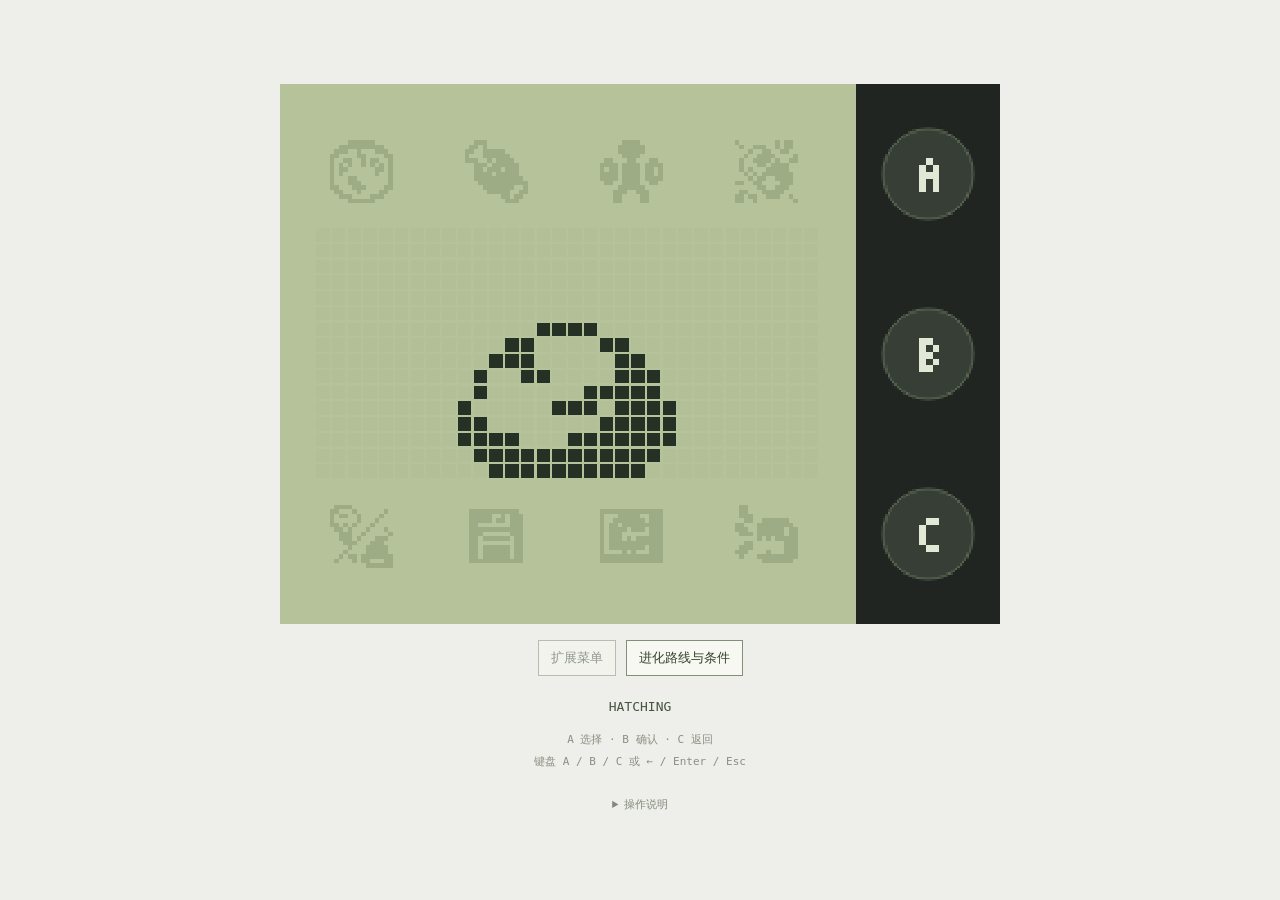
<file: web/index.html>
<!doctype html><html lang="zh-CN"><head><meta charset="utf-8"><meta name="viewport" content="width=device-width,initial-scale=1"><title>DigiPocket · 暴龙机</title><link rel="stylesheet" href="style.css"></head><body><main><section class="device" aria-label="CoreS3 暴龙机预览"><canvas id="device" width="320" height="240" aria-label="320×240 暴龙机屏幕"></canvas><div class="keys"><button id="key-a" aria-label="A 选择或切换"><span>A</span></button><button id="key-b" aria-label="B 确认"><span>B</span></button><button id="key-c" aria-label="C 返回"><span>C</span></button></div></section><nav class="game-links" aria-label="游戏工具"><button id="open-play" type="button">扩展菜单</button><a id="evolution-chart" href="进化路线图.html" target="_blank" rel="noopener">进化路线与条件</a></nav><p id="hint" aria-live="polite"></p><p class="help">A 选择 · B 确认 · C 返回 <span>键盘 A / B / C 或 ← / Enter / Esc</span></p><details><summary>操作说明</summary><p>八个图标依次为：状态、喂食、训练、对战、照料、图鉴、进化、设置。先按 A 选择图标，再按 B 进入。设置中 A 切换选项，B 修改，C 返回。图鉴中长按 A 快进 50 项，B 查看资料，图鉴不能直接领养。照料中选择 NEW EGG 开始新养成；主画面长按 A 或点击「扩展菜单」进入背包、商店、伙伴栏、合体与离线副本。</p><p>与 CoreS3 使用相同的 320×240 布局；右侧只有三个触摸按钮。不复刻外壳。</p></details></main><script type="module" src="app.js"></script></body></html>
</file>
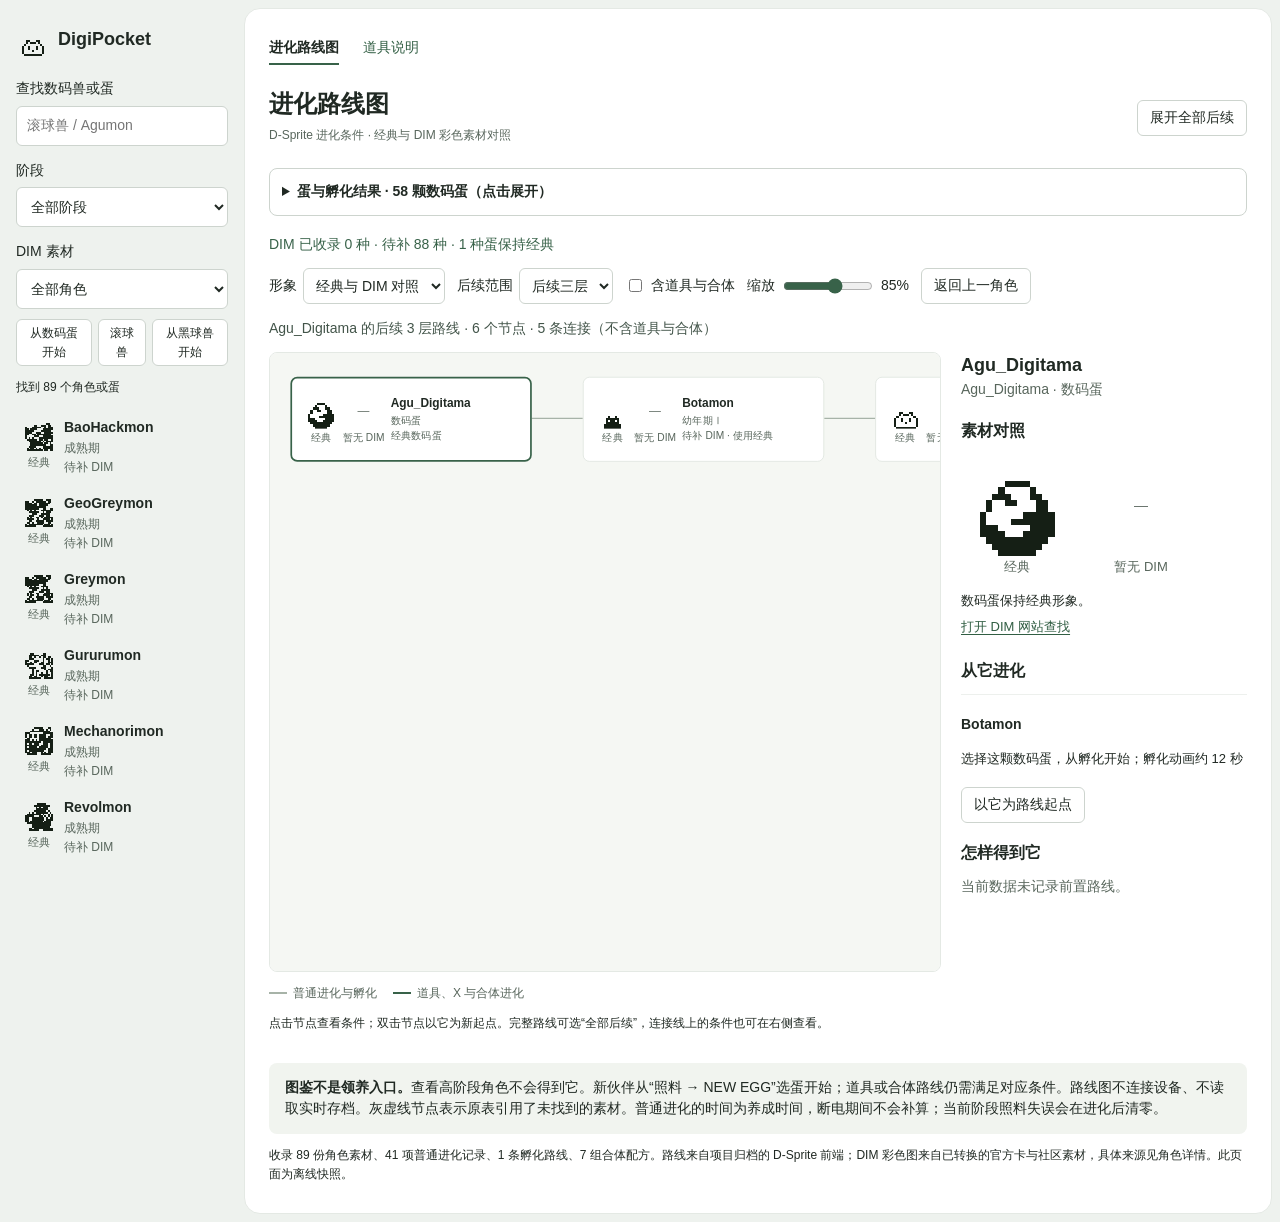
<file: 进化路线图.html>
<!doctype html><html lang="zh-CN"><meta charset="utf-8"><meta name="viewport" content="width=device-width,initial-scale=1"><title>DigiPocket 进化路线图</title><style>
*{box-sizing:border-box}body{margin:0;color:#202923;background:#eef2ee;font:14px/1.55 -apple-system,BlinkMacSystemFont,"PingFang SC","Microsoft YaHei",sans-serif}button,input,select{font:inherit;color:inherit}button{cursor:pointer}button:focus-visible,input:focus-visible,select:focus-visible{outline:2px solid #386249;outline-offset:2px}button:hover{background:#e7ece6}button{background:#fff;border:1px solid #cdd4ce;border-radius:6px;min-height:36px;padding:6px 12px}h1{font-size:24px;margin:0}h2{font-size:16px;margin:0 0 10px}p{margin:6px 0}.muted,small{color:#58665c}small{font-size:12px}.shell{display:grid;grid-template-columns:244px minmax(0,1fr);min-height:100vh}.sidebar{padding:24px 16px}.brand{display:flex;align-items:center;gap:10px;font-size:18px;font-weight:600;margin:0 0 22px}.brand img{width:32px;height:32px;image-rendering:pixelated}.sidebar label{display:block;margin:14px 0 6px}.sidebar input,.sidebar select{width:100%;min-height:40px;background:#fff;border:1px solid #cdd4ce;border-radius:6px;padding:6px 10px}.results{margin-top:12px;max-height:calc(100vh - 320px);overflow:auto}.result{display:flex;align-items:center;text-align:left;gap:10px;width:100%;border:0;background:transparent;padding:8px;min-height:58px}.result img{width:32px;height:32px;image-rendering:pixelated}.result span{min-width:0}.result b,.result small{display:block;overflow-wrap:anywhere}.result[aria-current=true]{background:#dfe6df}.work{margin:8px 8px 8px 0;border:1px solid #e4e9e4;border-radius:16px;background:#fff;min-width:0;padding:24px}.head{display:flex;align-items:center;justify-content:space-between;gap:16px}.tools{display:flex;flex-wrap:wrap;align-items:center;gap:12px;margin:20px 0 14px}.tools label{display:flex;align-items:center;gap:6px}.tools select{height:36px;border:1px solid #cdd4ce;border-radius:6px;background:#fff;padding:0 8px}.tools input[type=range]{width:90px;accent-color:#386249}.primary{background:#202923;color:white;border-color:#202923}.primary:hover{background:#36453a}.board{display:grid;grid-template-columns:minmax(0,1fr) 286px;gap:20px;align-items:start}.canvas{background:#f5f7f3;border:1px solid #e4e9e4;border-radius:8px;overflow:auto;height:620px;overscroll-behavior:contain}.graph{position:relative;transform-origin:0 0}.node{position:absolute;width:204px;min-height:90px;display:flex;gap:10px;align-items:center;text-align:left;padding:12px;background:#fff;border:1px solid #dfe6df;border-radius:8px}.node img{width:40px;height:40px;image-rendering:pixelated;flex:none}.node b,.node small{display:block;overflow-wrap:anywhere}.node.active{border:2px solid #386249}.node.missing{border-style:dashed}.node small{font-size:12px}.graph svg{position:absolute;inset:0;pointer-events:none}.detail{min-width:0}.identity{display:flex;gap:14px;align-items:center;margin-bottom:16px}.identity img{width:56px;height:56px;image-rendering:pixelated}.identity strong{font-size:18px}.route{padding:12px 0;border-top:1px solid #edf0ed}.route button{display:block;max-width:100%;text-align:left;border:0;background:transparent;padding:0;font-weight:600;overflow-wrap:anywhere}.route p{font-size:13px}.scope{margin-bottom:12px;color:#43554a}.legend{display:flex;gap:16px;flex-wrap:wrap;font-size:12px;margin-top:12px;color:#58665c}.legend span:before{content:"";display:inline-block;width:18px;height:2px;background:#a7b3a8;margin-right:6px;vertical-align:middle}.legend span:last-child:before{background:#386249}.note{margin:24px 0 0;padding:14px 16px;background:#f1f4ef;border-radius:8px}.empty{padding:24px;color:#58665c}.tools a{color:#202923}.topline{font-size:12px;color:#58665c;margin-top:4px}.all-note{font-size:12px;margin-top:12px}.quick{display:flex;gap:6px;margin-top:10px}.quick button{padding:4px 8px;font-size:12px}.detail h2{margin-top:18px}.summary{font-variant-numeric:tabular-nums}.result-count{margin-top:12px;font-size:12px}input[type=checkbox]{accent-color:#386249}
@media(max-width:1100px){.board{grid-template-columns:minmax(0,1fr)}.detail{display:grid;grid-template-columns:1fr 1fr;gap:20px}.identity{grid-column:1/-1}.canvas{height:500px}}
@media(max-width:640px){.shell{display:block}.sidebar{padding:16px}.brand{margin-bottom:10px}.sidebar label{margin-top:8px}.results{display:none;max-height:150px}.sidebar:focus-within .results{display:block}.result-count{display:none}.sidebar select{display:none}.sidebar label[for=stage]{display:none}.work{margin:0 8px 8px;padding:16px}.head{align-items:flex-start}.head h1{font-size:22px}.head>button{padding:4px 8px}.tools{gap:10px;margin-top:16px}.tools button,.tools select{min-height:44px}.tools label{min-height:36px}.detail{display:block}.canvas{height:440px}.note{font-size:13px}.result{min-height:52px}}
@media print{.sidebar,.tools,.head>button{display:none}.shell{display:block}.work{border:0}.board{display:block}.canvas{height:auto;overflow:visible}.detail{margin-top:20px}.graph{transform:none!important}.note{break-inside:avoid}}
.egg-table{margin:18px 0;border:1px solid #cdd4ce;border-radius:8px;padding:12px}.egg-table summary{cursor:pointer;font-weight:600}.egg-grid{display:grid;grid-template-columns:repeat(auto-fit,minmax(270px,1fr));gap:10px;max-height:420px;overflow:auto;margin-top:12px}.egg-card{display:flex;align-items:center;justify-content:space-between;gap:8px;padding:12px;text-align:center}.egg-person{display:flex;flex-direction:column;align-items:center;flex:1;min-width:0;overflow-wrap:anywhere}.egg-person img{width:40px;height:40px;object-fit:contain;image-rendering:pixelated}.egg-person b{font-size:13px}.egg-person small{font-size:10px}.hatch-arrow{font-size:22px}.hatch-arrow small{display:block;font-size:10px}

.portraits{display:inline-flex;align-items:center;gap:6px;flex:none}.portrait{display:flex;flex-direction:column;align-items:center;justify-content:center;width:44px;gap:3px;flex:none}.portrait img{width:40px;height:40px;object-fit:contain;image-rendering:pixelated}.portrait small{font-size:12px;line-height:16px;white-space:nowrap}.no-dim>span{display:flex;width:40px;height:40px;align-items:center;justify-content:center;color:#6a756e}.result .portrait{width:30px}.result .portrait img{width:28px;height:28px}.result .no-dim{display:none}.result .portraits{gap:4px}.result .portrait small{font-size:11px}.result{min-height:76px}.asset-status.available{color:#2f6546}.results{max-height:calc(100vh - 440px);min-height:120px}.node{height:100px;min-height:100px}.node>span:last-child{min-width:0}.node b{line-height:1.4;display:-webkit-box;-webkit-line-clamp:2;-webkit-box-orient:vertical;overflow:hidden}.node>span:last-child>small{white-space:nowrap;overflow:hidden;text-overflow:ellipsis;line-height:18px}.coverage-summary{margin:16px 0 0;color:#386249}.material{margin-bottom:22px}.material .portraits{display:flex;gap:12px;margin:12px 0 16px;align-items:flex-start}.material .portrait{width:112px}.material .portrait img,.material .no-dim>span{width:104px;height:100px;object-fit:contain}.material p{overflow-wrap:anywhere;font-size:13px}.material a{color:#315e43;text-underline-offset:3px}.material .portrait small{font-size:13px}.detail .identity{margin-bottom:4px}.tools{margin-top:12px}
@media(max-width:1100px){.material{grid-row:2/4}.detail>.identity{grid-column:1/-1}.detail{grid-template-columns:minmax(240px,1fr) minmax(240px,1fr)}}
@media(max-width:640px){.sidebar #coverage{display:block}.sidebar label[for=coverage]{display:block}.results{max-height:240px}.detail{display:block}.tools select{max-width:200px}.coverage-summary{font-size:13px}.node{padding:12px}.material .portraits{gap:16px}.material .portrait{width:112px}}
.page-nav{display:flex;gap:24px;margin-bottom:20px}.page-nav a{text-decoration:none;color:#315e43;padding:4px 0}.page-nav [aria-current=page]{font-weight:650;color:#202923;border-bottom:2px solid #386249}
</style>
<body><div class="shell"><aside class="sidebar"><div class="brand"><img id="mark" alt="">DigiPocket</div><label for="search">查找数码兽或蛋</label><input id="search" type="search" placeholder="滚球兽 / Agumon" autocomplete="off"><label for="stage">阶段</label><select id="stage"><option value="">全部阶段</option></select><label for="coverage">DIM 素材</label><select id="coverage"><option value="">全部角色</option><option value="dim">已收录 DIM</option><option value="missing">待补 DIM（不含蛋）</option></select><div class="quick"><button data-pick="database/Digitama/Agu_Digitama.json">从数码蛋开始</button><button data-pick="database/Baby II/Koromon.json">滚球兽</button><button data-pick="database/Baby I/Botamon.json">从黑球兽开始</button></div><div id="resultCount" class="result-count"></div><div id="results" class="results" aria-label="角色搜索结果"></div></aside>
<main class="work"><nav class="page-nav" aria-label="页面"><a href="进化路线图.html" aria-current="page">进化路线图</a><a href="道具说明.html">道具说明</a></nav><div class="head"><div><h1>进化路线图</h1><p class="topline">D-Sprite 进化条件 · 经典与 DIM 彩色素材对照</p></div><button id="all">展开全部后续</button></div>
<details id="egg-list" class="egg-table"><summary>蛋与孵化结果 · 58 颗数码蛋（点击展开）</summary><p class="muted">不同外形的蛋可能孵出同一种幼年期Ⅰ。点击任意一组，从这颗蛋查看后续进化；孵化动画约 12 秒。</p><div class="egg-grid"><button class="egg-card" data-pick="database/Digitama/Agu_Digitama.json"><span class="egg-person"><img src="[data-uri]" alt=""><b>Agu_Digitama</b><small>Agu_Digitama</small></span><span class="hatch-arrow">→<small>幼年期Ⅰ</small></span><span class="egg-person"><img src="[data-uri]" alt=""><b>Botamon</b><small>Botamon</small></span></button></div></details>
<p id="coverageSummary" class="coverage-summary"></p><div class="tools"><label>形象 <select id="artMode"><option value="both" selected>经典与 DIM 对照</option><option value="dim">优先 DIM</option><option value="classic">仅经典</option></select></label><label>后续范围 <select id="depth"><option value="1">下一阶段</option><option value="2">后续两层</option><option value="3" selected>后续三层</option><option value="99">全部后续</option></select></label><label><input id="special" type="checkbox">含道具与合体</label><label>缩放 <input id="zoom" type="range" min="35" max="120" value="85"><output id="zoomValue">85%</output></label><button id="back" disabled>返回上一角色</button></div>
<p id="scope" class="scope summary" aria-live="polite"></p><div class="board"><div><div id="canvas" class="canvas" tabindex="0" aria-label="路线图，可横向和纵向滚动"><div id="sizer"><div id="graph" class="graph"></div></div></div><div class="legend"><span>普通进化与孵化</span><span>道具、X 与合体进化</span></div><p class="all-note">点击节点查看条件；双击节点以它为新起点。完整路线可选“全部后续”，连接线上的条件也可在右侧查看。</p></div><section id="detail" class="detail" aria-label="进化条件"></section></div>
<div class="note"><strong>图鉴不是领养入口。</strong>查看高阶段角色不会得到它。新伙伴从“照料 → NEW EGG”选蛋开始；道具或合体路线仍需满足对应条件。路线图不连接设备、不读取实时存档。灰虚线节点表示原表引用了未找到的素材。普通进化的时间为养成时间，断电期间不会补算；当前阶段照料失误会在进化后清零。</div><p id="totals" class="all-note"></p><noscript>请在支持 JavaScript 的浏览器中打开。原始路线数据也保存在素材包 web/data/evolution.json 中。</noscript></main></div>
<script id="route-data" type="application/json">{"pets":[{"path":"database/Adult/BaoHackmon.json","name":"BaoHackmon","stage":"Adult","width":16,"height":16,"cn":"","image":"[data-uri]","embedded":true},{"path":"database/Adult/GeoGreymon.json","name":"GeoGreymon","stage":"Adult","width":16,"height":16,"cn":"","image":"[data-uri]","embedded":true},{"path":"database/Adult/Greymon.json","name":"Greymon","stage":"Adult","width":16,"height":16,"cn":"","image":"[data-uri]","embedded":true},{"path":"database/Adult/Gururumon.json","name":"Gururumon","stage":"Adult","width":16,"height":16,"cn":"","image":"[data-uri]","embedded":true},{"path":"database/Adult/Mechanorimon.json","name":"Mechanorimon","stage":"Adult","width":16,"height":16,"cn":"","image":"[data-uri]","embedded":true},{"path":"database/Adult/Revolmon.json","name":"Revolmon","stage":"Adult","width":16,"height":16,"cn":"","image":"[data-uri]","embedded":true},{"path":"database/Adult/Scumon.json","name":"Scumon","stage":"Adult","width":16,"height":16,"cn":"","image":"[data-uri]","embedded":true},{"path":"database/Adult/Tyrannomon.json","name":"Tyrannomon","stage":"Adult","width":16,"height":16,"cn":"","image":"[data-uri]","embedded":true},{"path":"database/Baby I/Botamon.json","name":"Botamon","stage":"Baby I","width":16,"height":16,"cn":"","image":"[data-uri]","embedded":true},{"path":"database/Baby II/Koromon.json","name":"Koromon","stage":"Baby II","width":16,"height":16,"cn":"","image":"[data-uri]","embedded":true},{"path":"database/Child/Agumon.json","name":"Agumon","stage":"Child","width":16,"height":16,"cn":"","image":"[data-uri]","embedded":true},{"path":"database/Child/Hackmon.json","name":"Hackmon","stage":"Child","width":16,"height":16,"cn":"","image":"[data-uri]","embedded":true},{"path":"database/Child/ToyAgumon.json","name":"ToyAgumon","stage":"Child","width":16,"height":16,"cn":"","image":"[data-uri]","embedded":true},{"path":"database/Digitama/Agu_Digitama.json","name":"Agu_Digitama","stage":"Digitama","width":16,"height":16,"cn":"","image":"[data-uri]","embedded":true},{"path":"database/Perfect/AeroVeedramon.json","name":"AeroVeedramon","stage":"Perfect","width":16,"height":16,"cn":"","image":"[data-uri]","embedded":true},{"path":"database/Perfect/Andromon.json","name":"Andromon","stage":"Perfect","width":16,"height":16,"cn":"","image":"[data-uri]","embedded":true},{"path":"database/Perfect/Astamon.json","name":"Astamon","stage":"Perfect","width":16,"height":16,"cn":"","image":"[data-uri]","embedded":true},{"path":"database/Perfect/BigMamemon.json","name":"BigMamemon","stage":"Perfect","width":16,"height":16,"cn":"","image":"[data-uri]","embedded":true},{"path":"database/Perfect/Etemon.json","name":"Etemon","stage":"Perfect","width":16,"height":16,"cn":"","image":"[data-uri]","embedded":true},{"path":"database/Perfect/Ex-Tyranomon.json","name":"Ex-Tyranomon","stage":"Perfect","width":16,"height":16,"cn":"","image":"[data-uri]","embedded":true},{"path":"database/Perfect/Grappleomon.json","name":"Grappleomon","stage":"Perfect","width":16,"height":16,"cn":"","image":"[data-uri]","embedded":true},{"path":"database/Perfect/GreatKingScumon.json","name":"GreatKingScumon","stage":"Perfect","width":16,"height":16,"cn":"","image":"[data-uri]","embedded":true},{"path":"database/Perfect/Locomon.json","name":"Locomon","stage":"Perfect","width":16,"height":16,"cn":"","image":"[data-uri]","embedded":true},{"path":"database/Perfect/Mamemon.json","name":"Mamemon","stage":"Perfect","width":16,"height":16,"cn":"","image":"[data-uri]","embedded":true},{"path":"database/Perfect/Mametyramon.json","name":"Mametyramon","stage":"Perfect","width":16,"height":16,"cn":"","image":"[data-uri]","embedded":true},{"path":"database/Perfect/Mammon.json","name":"Mammon","stage":"Perfect","width":16,"height":16,"cn":"","image":"[data-uri]","embedded":true},{"path":"database/Perfect/Master Tyranomon.json","name":"Master Tyranomon","stage":"Perfect","width":16,"height":16,"cn":"","image":"[data-uri]","embedded":true},{"path":"database/Perfect/MetalGreymon.json","name":"MetalGreymon","stage":"Perfect","width":16,"height":16,"cn":"","image":"[data-uri]","embedded":true},{"path":"database/Perfect/MetalGreymon_Virus.json","name":"MetalGreymon_Virus","stage":"Perfect","width":16,"height":16,"cn":"","image":"[data-uri]","embedded":true},{"path":"database/Perfect/Okuwamon.json","name":"Okuwamon","stage":"Perfect","width":16,"height":16,"cn":"","image":"[data-uri]","embedded":true},{"path":"database/Perfect/RizeGreymon.json","name":"RizeGreymon","stage":"Perfect","width":16,"height":16,"cn":"","image":"[data-uri]","embedded":true},{"path":"database/Perfect/SaviorHackmon.json","name":"SaviorHackmon","stage":"Perfect","width":16,"height":16,"cn":"","image":"[data-uri]","embedded":true},{"path":"database/Perfect/SkullGreymon.json","name":"SkullGreymon","stage":"Perfect","width":16,"height":16,"cn":"","image":"[data-uri]","embedded":true},{"path":"database/Perfect/Superstarmon.json","name":"Superstarmon","stage":"Perfect","width":16,"height":16,"cn":"","image":"[data-uri]","embedded":true},{"path":"database/Ultimate-Super Ultimate/Agumon_YnK.json","name":"Agumon_YnK","stage":"Ultimate-Super Ultimate","width":16,"height":16,"cn":"","image":"[data-uri]","embedded":true},{"path":"database/Ultimate-Super Ultimate/Anubimon.json","name":"Anubimon","stage":"Ultimate-Super Ultimate","width":16,"height":16,"cn":"","image":"[data-uri]","embedded":true},{"path":"database/Ultimate-Super Ultimate/Bagramon.json","name":"Bagramon","stage":"Ultimate-Super Ultimate","width":16,"height":16,"cn":"","image":"[data-uri]","embedded":true},{"path":"database/Ultimate-Super Ultimate/Bancho Leomon BM.json","name":"Bancho Leomon BM","stage":"Ultimate-Super Ultimate","width":16,"height":16,"cn":"","image":"[data-uri]","embedded":true},{"path":"database/Ultimate-Super Ultimate/BanchoLeomon.json","name":"BanchoLeomon","stage":"Ultimate-Super Ultimate","width":16,"height":16,"cn":"","image":"[data-uri]","embedded":true},{"path":"database/Ultimate-Super Ultimate/Beelzebumon.json","name":"Beelzebumon","stage":"Ultimate-Super Ultimate","width":16,"height":16,"cn":"","image":"[data-uri]","embedded":true},{"path":"database/Ultimate-Super Ultimate/Beelzebumon_Blast.json","name":"Beelzebumon_Blast","stage":"Ultimate-Super Ultimate","width":16,"height":16,"cn":"","image":"[data-uri]","embedded":true},{"path":"database/Ultimate-Super Ultimate/Belphemon_Rage.json","name":"Belphemon_Rage","stage":"Ultimate-Super Ultimate","width":16,"height":16,"cn":"","image":"[data-uri]","embedded":true},{"path":"database/Ultimate-Super Ultimate/BlackWarGreymon.json","name":"BlackWarGreymon","stage":"Ultimate-Super Ultimate","width":16,"height":16,"cn":"","image":"[data-uri]","embedded":true},{"path":"database/Ultimate-Super Ultimate/BlitzGreymon.json","name":"BlitzGreymon","stage":"Ultimate-Super Ultimate","width":16,"height":16,"cn":"","image":"[data-uri]","embedded":true},{"path":"database/Ultimate-Super Ultimate/Chaosdramon.json","name":"Chaosdramon","stage":"Ultimate-Super Ultimate","width":16,"height":16,"cn":"","image":"[data-uri]","embedded":true},{"path":"database/Ultimate-Super Ultimate/Craniummon.json","name":"Craniummon","stage":"Ultimate-Super Ultimate","width":16,"height":16,"cn":"","image":"[data-uri]","embedded":true},{"path":"database/Ultimate-Super Ultimate/DarknessBagramon.json","name":"DarknessBagramon","stage":"Ultimate-Super Ultimate","width":16,"height":16,"cn":"","image":"[data-uri]","embedded":true},{"path":"database/Ultimate-Super Ultimate/Demon.json","name":"Demon","stage":"Ultimate-Super Ultimate","width":16,"height":16,"cn":"","image":"[data-uri]","embedded":true},{"path":"database/Ultimate-Super Ultimate/Dinomon.json","name":"Dinomon","stage":"Ultimate-Super Ultimate","width":16,"height":16,"cn":"","image":"[data-uri]","embedded":true},{"path":"database/Ultimate-Super Ultimate/Dinorexmon.json","name":"Dinorexmon","stage":"Ultimate-Super Ultimate","width":16,"height":16,"cn":"","image":"[data-uri]","embedded":true},{"path":"database/Ultimate-Super Ultimate/Ebemon.json","name":"Ebemon","stage":"Ultimate-Super Ultimate","width":16,"height":16,"cn":"","image":"[data-uri]","embedded":true},{"path":"database/Ultimate-Super Ultimate/Gaiomon IM.json","name":"Gaiomon IM","stage":"Ultimate-Super Ultimate","width":16,"height":16,"cn":"","image":"[data-uri]","embedded":true},{"path":"database/Ultimate-Super Ultimate/Gaioumon.json","name":"Gaioumon","stage":"Ultimate-Super Ultimate","width":16,"height":16,"cn":"","image":"[data-uri]","embedded":true},{"path":"database/Ultimate-Super Ultimate/Gankoomon.json","name":"Gankoomon","stage":"Ultimate-Super Ultimate","width":16,"height":16,"cn":"","image":"[data-uri]","embedded":true},{"path":"database/Ultimate-Super Ultimate/GranKuwagamon.json","name":"GranKuwagamon","stage":"Ultimate-Super Ultimate","width":16,"height":16,"cn":"","image":"[data-uri]","embedded":true},{"path":"database/Ultimate-Super Ultimate/GrandLocomon.json","name":"GrandLocomon","stage":"Ultimate-Super Ultimate","width":16,"height":16,"cn":"","image":"[data-uri]","embedded":true},{"path":"database/Ultimate-Super Ultimate/GrandisKuwagamon.json","name":"GrandisKuwagamon","stage":"Ultimate-Super Ultimate","width":16,"height":16,"cn":"","image":"[data-uri]","embedded":true},{"path":"database/Ultimate-Super Ultimate/HerakleKabuterimon.json","name":"HerakleKabuterimon","stage":"Ultimate-Super Ultimate","width":16,"height":16,"cn":"","image":"[data-uri]","embedded":true},{"path":"database/Ultimate-Super Ultimate/Hi-Andromon.json","name":"Hi-Andromon","stage":"Ultimate-Super Ultimate","width":16,"height":16,"cn":"","image":"[data-uri]","embedded":true},{"path":"database/Ultimate-Super Ultimate/Imperialdramon DM.json","name":"Imperialdramon DM","stage":"Ultimate-Super Ultimate","width":16,"height":16,"cn":"","image":"[data-uri]","embedded":true},{"path":"database/Ultimate-Super Ultimate/Imperialdramon_Fighter.json","name":"Imperialdramon_Fighter","stage":"Ultimate-Super Ultimate","width":16,"height":16,"cn":"","image":"[data-uri]","embedded":true},{"path":"database/Ultimate-Super Ultimate/Imperialdramon_Paladin.json","name":"Imperialdramon_Paladin","stage":"Ultimate-Super Ultimate","width":16,"height":16,"cn":"","image":"[data-uri]","embedded":true},{"path":"database/Ultimate-Super Ultimate/Jesmon.json","name":"Jesmon","stage":"Ultimate-Super Ultimate","width":16,"height":16,"cn":"","image":"[data-uri]","embedded":true},{"path":"database/Ultimate-Super Ultimate/Jijimon.json","name":"Jijimon","stage":"Ultimate-Super Ultimate","width":16,"height":16,"cn":"","image":"[data-uri]","embedded":true},{"path":"database/Ultimate-Super Ultimate/JumboGamemon.json","name":"JumboGamemon","stage":"Ultimate-Super Ultimate","width":16,"height":16,"cn":"","image":"[data-uri]","embedded":true},{"path":"database/Ultimate-Super Ultimate/KingEtemon.json","name":"KingEtemon","stage":"Ultimate-Super Ultimate","width":16,"height":16,"cn":"","image":"[data-uri]","embedded":true},{"path":"database/Ultimate-Super Ultimate/Lampmon.json","name":"Lampmon","stage":"Ultimate-Super Ultimate","width":16,"height":16,"cn":"","image":"[data-uri]","embedded":true},{"path":"database/Ultimate-Super Ultimate/Marsmon.json","name":"Marsmon","stage":"Ultimate-Super Ultimate","width":16,"height":16,"cn":"","image":"[data-uri]","embedded":true},{"path":"database/Ultimate-Super Ultimate/MetalEtemon.json","name":"MetalEtemon","stage":"Ultimate-Super Ultimate","width":16,"height":16,"cn":"","image":"[data-uri]","embedded":true},{"path":"database/Ultimate-Super Ultimate/Olegmon.json","name":"Olegmon","stage":"Ultimate-Super Ultimate","width":16,"height":16,"cn":"","image":"[data-uri]","embedded":true},{"path":"database/Ultimate-Super Ultimate/Pinochimon.json","name":"Pinochimon","stage":"Ultimate-Super Ultimate","width":16,"height":16,"cn":"","image":"[data-uri]","embedded":true},{"path":"database/Ultimate-Super Ultimate/PlatinumNumemon.json","name":"PlatinumNumemon","stage":"Ultimate-Super Ultimate","width":16,"height":16,"cn":"","image":"[data-uri]","embedded":true},{"path":"database/Ultimate-Super Ultimate/PrinceMamemon.json","name":"PrinceMamemon","stage":"Ultimate-Super Ultimate","width":16,"height":16,"cn":"","image":"[data-uri]","embedded":true},{"path":"database/Ultimate-Super Ultimate/Quantumon.json","name":"Quantumon","stage":"Ultimate-Super Ultimate","width":16,"height":16,"cn":"","image":"[data-uri]","embedded":true},{"path":"database/Ultimate-Super Ultimate/Ragnamon.json","name":"Ragnamon","stage":"Ultimate-Super Ultimate","width":16,"height":16,"cn":"","image":"[data-uri]","embedded":true},{"path":"database/Ultimate-Super Ultimate/SaintGalgomon.json","name":"SaintGalgomon","stage":"Ultimate-Super Ultimate","width":16,"height":16,"cn":"","image":"[data-uri]","embedded":true},{"path":"database/Ultimate-Super Ultimate/ShineGreymon BM.json","name":"ShineGreymon BM","stage":"Ultimate-Super Ultimate","width":16,"height":16,"cn":"","image":"[data-uri]","embedded":true},{"path":"database/Ultimate-Super Ultimate/ShineGreymon RM.json","name":"ShineGreymon RM","stage":"Ultimate-Super Ultimate","width":16,"height":16,"cn":"","image":"[data-uri]","embedded":true},{"path":"database/Ultimate-Super Ultimate/ShineGreymon.json","name":"ShineGreymon","stage":"Ultimate-Super Ultimate","width":16,"height":16,"cn":"","image":"[data-uri]","embedded":true},{"path":"database/Ultimate-Super Ultimate/SkullMammon.json","name":"SkullMammon","stage":"Ultimate-Super Ultimate","width":16,"height":16,"cn":"","image":"[data-uri]","embedded":true},{"path":"database/Ultimate-Super Ultimate/Slayerdramon.json","name":"Slayerdramon","stage":"Ultimate-Super Ultimate","width":16,"height":16,"cn":"","image":"[data-uri]","embedded":true},{"path":"database/Ultimate-Super Ultimate/TigerVespamon.json","name":"TigerVespamon","stage":"Ultimate-Super Ultimate","width":16,"height":16,"cn":"","image":"[data-uri]","embedded":true},{"path":"database/Ultimate-Super Ultimate/Titamon.json","name":"Titamon","stage":"Ultimate-Super Ultimate","width":16,"height":16,"cn":"","image":"[data-uri]","embedded":true},{"path":"database/Ultimate-Super Ultimate/Tyrant Kabuterimon.json","name":"Tyrant Kabuterimon","stage":"Ultimate-Super Ultimate","width":16,"height":16,"cn":"","image":"[data-uri]","embedded":true},{"path":"database/Ultimate-Super Ultimate/VenomVamdemon.json","name":"VenomVamdemon","stage":"Ultimate-Super Ultimate","width":16,"height":16,"cn":"","image":"[data-uri]","embedded":true},{"path":"database/Ultimate-Super Ultimate/VictoryGreymon.json","name":"VictoryGreymon","stage":"Ultimate-Super Ultimate","width":16,"height":16,"cn":"","image":"[data-uri]","embedded":true},{"path":"database/Ultimate-Super Ultimate/Vulcanusmon.json","name":"Vulcanusmon","stage":"Ultimate-Super Ultimate","width":16,"height":16,"cn":"","image":"[data-uri]","embedded":true},{"path":"database/Ultimate-Super Ultimate/WarGreymon.json","name":"WarGreymon","stage":"Ultimate-Super Ultimate","width":16,"height":16,"cn":"","image":"[data-uri]","embedded":true},{"path":"database/Ultimate-Super Ultimate/ZekeGreymon.json","name":"ZekeGreymon","stage":"Ultimate-Super Ultimate","width":16,"height":16,"cn":"","image":"[data-uri]","embedded":true}],"edges":[{"from":"database/Baby I/Botamon.json","to":"database/Baby II/Koromon.json","kind":"normal","condition":"本阶段至少 10 分钟；照料失误 0～2 次；或 照料失误 3～5 次；或 照料失误至少 6 次"},{"from":"database/Baby II/Koromon.json","to":"database/Child/Agumon.json","kind":"normal","condition":"本阶段至少 360 分钟；照料失误 0～2 次"},{"from":"database/Baby II/Koromon.json","to":"database/Child/ToyAgumon.json","kind":"normal","condition":"本阶段至少 360 分钟；照料失误 3～5 次"},{"from":"database/Baby II/Koromon.json","to":"database/Child/Hackmon.json","kind":"normal","condition":"本阶段至少 360 分钟；照料失误至少 6 次"},{"from":"database/Child/Agumon.json","to":"database/Adult/Greymon.json","kind":"normal","condition":"本阶段至少 720 分钟；照料失误不超过 3 次，当前阶段训练至少 25 次"},{"from":"database/Child/Agumon.json","to":"database/Adult/GeoGreymon.json","kind":"normal","condition":"本阶段至少 720 分钟；照料失误不超过 3 次，当前阶段训练不超过 24 次"},{"from":"database/Child/Agumon.json","to":"database/Adult/Tyrannomon.json","kind":"normal","condition":"本阶段至少 720 分钟；照料失误至少 4 次"},{"from":"database/Child/Hackmon.json","to":"database/Adult/BaoHackmon.json","kind":"normal","condition":"本阶段至少 720 分钟；照料失误不超过 3 次，当前阶段训练至少 25 次"},{"from":"database/Child/Hackmon.json","to":"database/Adult/Gururumon.json","kind":"normal","condition":"本阶段至少 720 分钟；照料失误不超过 3 次，当前阶段训练不超过 24 次"},{"from":"database/Child/Hackmon.json","to":"database/Adult/GeoGreymon.json","kind":"normal","condition":"本阶段至少 720 分钟；照料失误至少 4 次"},{"from":"database/Child/ToyAgumon.json","to":"database/Adult/Revolmon.json","kind":"normal","condition":"本阶段至少 720 分钟；照料失误不超过 3 次，当前阶段训练至少 25 次"},{"from":"database/Child/ToyAgumon.json","to":"database/Adult/Mechanorimon.json","kind":"normal","condition":"本阶段至少 720 分钟；照料失误不超过 3 次，当前阶段训练不超过 24 次"},{"from":"database/Child/ToyAgumon.json","to":"database/Adult/Scumon.json","kind":"normal","condition":"本阶段至少 720 分钟；照料失误至少 4 次"},{"from":"database/Adult/Greymon.json","to":"database/Perfect/MetalGreymon.json","kind":"normal","condition":"本阶段至少 2,160 分钟；照料失误不超过 3 次，累计对战至少 40 场"},{"from":"database/Adult/Greymon.json","to":"database/Perfect/MetalGreymon_Virus.json","kind":"normal","condition":"本阶段至少 2,160 分钟；照料失误不超过 3 次，累计对战不超过 39 场"},{"from":"database/Adult/Greymon.json","to":"database/Perfect/SkullGreymon.json","kind":"normal","condition":"本阶段至少 2,160 分钟；照料失误至少 4 次"},{"from":"database/Adult/Tyrannomon.json","to":"database/Perfect/Master Tyranomon.json","kind":"normal","condition":"本阶段至少 2,160 分钟；照料失误不超过 3 次，累计对战至少 40 场"},{"from":"database/Adult/Tyrannomon.json","to":"database/Perfect/Mametyramon.json","kind":"normal","condition":"本阶段至少 2,160 分钟；照料失误不超过 3 次，累计对战不超过 39 场"},{"from":"database/Adult/Tyrannomon.json","to":"database/Perfect/Ex-Tyranomon.json","kind":"normal","condition":"本阶段至少 2,160 分钟；照料失误至少 4 次"},{"from":"database/Adult/GeoGreymon.json","to":"database/Perfect/RizeGreymon.json","kind":"normal","condition":"本阶段至少 2,160 分钟；照料失误不超过 3 次，累计对战至少 40 场"},{"from":"database/Adult/GeoGreymon.json","to":"database/Perfect/MetalGreymon.json","kind":"normal","condition":"本阶段至少 2,160 分钟；照料失误不超过 3 次，累计对战不超过 39 场"},{"from":"database/Adult/GeoGreymon.json","to":"database/Perfect/SkullGreymon.json","kind":"normal","condition":"本阶段至少 2,160 分钟；照料失误至少 4 次"},{"from":"database/Adult/Gururumon.json","to":"database/Perfect/Astamon.json","kind":"normal","condition":"本阶段至少 2,160 分钟；照料失误不超过 3 次，累计对战至少 40 场"},{"from":"database/Adult/Gururumon.json","to":"database/Perfect/Mammon.json","kind":"normal","condition":"本阶段至少 2,160 分钟；照料失误不超过 3 次，累计对战不超过 39 场"},{"from":"database/Adult/Gururumon.json","to":"database/Perfect/Okuwamon.json","kind":"normal","condition":"本阶段至少 2,160 分钟；照料失误至少 4 次"},{"from":"database/Adult/Mechanorimon.json","to":"database/Perfect/Andromon.json","kind":"normal","condition":"本阶段至少 2,160 分钟；照料失误不超过 3 次，累计对战至少 40 场"},{"from":"database/Adult/Mechanorimon.json","to":"database/Perfect/Locomon.json","kind":"normal","condition":"本阶段至少 2,160 分钟；照料失误不超过 3 次，累计对战不超过 39 场"},{"from":"database/Adult/Mechanorimon.json","to":"database/Perfect/Ex-Tyranomon.json","kind":"normal","condition":"本阶段至少 2,160 分钟；照料失误至少 4 次"},{"from":"database/Adult/Revolmon.json","to":"database/Perfect/Andromon.json","kind":"normal","condition":"本阶段至少 2,160 分钟；照料失误不超过 3 次，累计对战至少 40 场"},{"from":"database/Adult/Revolmon.json","to":"database/Perfect/Superstarmon.json","kind":"normal","condition":"本阶段至少 2,160 分钟；照料失误不超过 3 次，累计对战不超过 39 场"},{"from":"database/Adult/Revolmon.json","to":"database/Perfect/BigMamemon.json","kind":"normal","condition":"本阶段至少 2,160 分钟；照料失误至少 4 次"},{"from":"database/Adult/Scumon.json","to":"database/Perfect/GreatKingScumon.json","kind":"normal","condition":"本阶段至少 2,160 分钟；照料失误不超过 3 次，累计对战至少 40 场"},{"from":"database/Adult/Scumon.json","to":"database/Perfect/Etemon.json","kind":"normal","condition":"本阶段至少 2,160 分钟；照料失误不超过 3 次，累计对战不超过 39 场"},{"from":"database/Adult/Scumon.json","to":"database/Perfect/Mamemon.json","kind":"normal","condition":"本阶段至少 2,160 分钟；照料失误至少 4 次"},{"from":"database/Adult/BaoHackmon.json","to":"database/Perfect/SaviorHackmon.json","kind":"normal","condition":"本阶段至少 2,160 分钟；照料失误不超过 3 次，累计对战至少 40 场"},{"from":"database/Adult/BaoHackmon.json","to":"database/Perfect/AeroVeedramon.json","kind":"normal","condition":"本阶段至少 2,160 分钟；照料失误不超过 3 次，累计对战不超过 39 场"},{"from":"database/Adult/BaoHackmon.json","to":"database/Perfect/Grappleomon.json","kind":"normal","condition":"本阶段至少 2,160 分钟；照料失误至少 4 次"},{"from":"database/Perfect/MetalGreymon.json","to":"database/Ultimate-Super Ultimate/WarGreymon.json","kind":"normal","condition":"本阶段至少 2,880 分钟；照料失误不超过 2 次，累计对战至少 80 场"},{"from":"database/Perfect/MetalGreymon.json","to":"database/Ultimate-Super Ultimate/BlitzGreymon.json","kind":"normal","condition":"本阶段至少 2,880 分钟；照料失误不超过 2 次，累计对战不超过 79 场；或 照料失误至少 3 次"},{"from":"database/Perfect/AeroVeedramon.json","to":"database/Ultimate-Super Ultimate/Imperialdramon_Fighter.json","kind":"normal","condition":"本阶段至少 2,880 分钟；照料失误不超过 2 次，累计对战至少 80 场"},{"from":"database/Perfect/AeroVeedramon.json","to":"database/Ultimate-Super Ultimate/Imperialdramon DM.json","kind":"normal","condition":"本阶段至少 2,880 分钟；照料失误不超过 2 次，累计对战不超过 79 场"},{"from":"database/Perfect/AeroVeedramon.json","to":"database/Ultimate-Super Ultimate/Quantumon.json","kind":"normal","condition":"本阶段至少 2,880 分钟；照料失误至少 3 次"},{"from":"database/Perfect/Andromon.json","to":"database/Ultimate-Super Ultimate/Hi-Andromon.json","kind":"normal","condition":"本阶段至少 2,880 分钟；照料失误不超过 2 次，累计对战至少 80 场"},{"from":"database/Perfect/Andromon.json","to":"database/Ultimate-Super Ultimate/Quantumon.json","kind":"normal","condition":"本阶段至少 2,880 分钟；照料失误不超过 2 次，累计对战不超过 79 场"},{"from":"database/Perfect/Andromon.json","to":"database/Ultimate-Super Ultimate/Vulcanusmon.json","kind":"normal","condition":"本阶段至少 2,880 分钟；照料失误至少 3 次"},{"from":"database/Perfect/Astamon.json","to":"database/Ultimate-Super Ultimate/Beelzebumon.json","kind":"normal","condition":"本阶段至少 2,880 分钟；照料失误不超过 2 次，累计对战至少 80 场"},{"from":"database/Perfect/Astamon.json","to":"database/Ultimate-Super Ultimate/Belphemon_Rage.json","kind":"normal","condition":"本阶段至少 2,880 分钟；照料失误不超过 2 次，累计对战不超过 79 场"},{"from":"database/Perfect/Astamon.json","to":"database/Ultimate-Super Ultimate/Olegmon.json","kind":"normal","condition":"本阶段至少 2,880 分钟；照料失误至少 3 次"},{"from":"database/Perfect/BigMamemon.json","to":"database/Ultimate-Super Ultimate/Anubimon.json","kind":"normal","condition":"本阶段至少 2,880 分钟；照料失误不超过 2 次，累计对战至少 80 场"},{"from":"database/Perfect/BigMamemon.json","to":"database/Ultimate-Super Ultimate/GrandLocomon.json","kind":"normal","condition":"本阶段至少 2,880 分钟；照料失误不超过 2 次，累计对战不超过 79 场"},{"from":"database/Perfect/BigMamemon.json","to":"database/Ultimate-Super Ultimate/JumboGamemon.json","kind":"normal","condition":"本阶段至少 2,880 分钟；照料失误至少 3 次"},{"from":"database/Perfect/Etemon.json","to":"database/Ultimate-Super Ultimate/KingEtemon.json","kind":"normal","condition":"本阶段至少 2,880 分钟；照料失误不超过 2 次，累计对战至少 80 场"},{"from":"database/Perfect/Etemon.json","to":"database/Ultimate-Super Ultimate/MetalEtemon.json","kind":"normal","condition":"本阶段至少 2,880 分钟；照料失误不超过 2 次，累计对战不超过 79 场"},{"from":"database/Perfect/Etemon.json","to":"database/Ultimate-Super Ultimate/Demon.json","kind":"normal","condition":"本阶段至少 2,880 分钟；照料失误至少 3 次"},{"from":"database/Perfect/Ex-Tyranomon.json","to":"database/Ultimate-Super Ultimate/Ebemon.json","kind":"normal","condition":"本阶段至少 2,880 分钟；照料失误不超过 2 次，累计对战至少 80 场"},{"from":"database/Perfect/Ex-Tyranomon.json","to":"database/Ultimate-Super Ultimate/VenomVamdemon.json","kind":"normal","condition":"本阶段至少 2,880 分钟；照料失误不超过 2 次，累计对战不超过 79 场"},{"from":"database/Perfect/Ex-Tyranomon.json","to":"database/Ultimate-Super Ultimate/Pinochimon.json","kind":"normal","condition":"本阶段至少 2,880 分钟；照料失误至少 3 次"},{"from":"database/Perfect/Grappleomon.json","to":"database/Ultimate-Super Ultimate/BanchoLeomon.json","kind":"normal","condition":"本阶段至少 2,880 分钟；照料失误不超过 2 次，累计对战至少 80 场"},{"from":"database/Perfect/Grappleomon.json","to":"database/Ultimate-Super Ultimate/Marsmon.json","kind":"normal","condition":"本阶段至少 2,880 分钟；照料失误不超过 2 次，累计对战不超过 79 场"},{"from":"database/Perfect/Grappleomon.json","to":"database/Ultimate-Super Ultimate/SaintGalgomon.json","kind":"normal","condition":"本阶段至少 2,880 分钟；照料失误至少 3 次"},{"from":"database/Perfect/GreatKingScumon.json","to":"database/Ultimate-Super Ultimate/PlatinumNumemon.json","kind":"normal","condition":"本阶段至少 2,880 分钟；照料失误不超过 2 次，累计对战至少 80 场"},{"from":"database/Perfect/GreatKingScumon.json","to":"database/Ultimate-Super Ultimate/KingEtemon.json","kind":"normal","condition":"本阶段至少 2,880 分钟；照料失误不超过 2 次，累计对战不超过 79 场"},{"from":"database/Perfect/GreatKingScumon.json","to":"database/Ultimate-Super Ultimate/MetalEtemon.json","kind":"normal","condition":"本阶段至少 2,880 分钟；照料失误至少 3 次"},{"from":"database/Perfect/Locomon.json","to":"database/Ultimate-Super Ultimate/GrandLocomon.json","kind":"normal","condition":"本阶段至少 2,880 分钟；照料失误不超过 2 次，累计对战至少 80 场"},{"from":"database/Perfect/Locomon.json","to":"database/Ultimate-Super Ultimate/Hi-Andromon.json","kind":"normal","condition":"本阶段至少 2,880 分钟；照料失误不超过 2 次，累计对战不超过 79 场"},{"from":"database/Perfect/Locomon.json","to":"database/Ultimate-Super Ultimate/ZekeGreymon.json","kind":"normal","condition":"本阶段至少 2,880 分钟；照料失误至少 3 次"},{"from":"database/Perfect/Mamemon.json","to":"database/Ultimate-Super Ultimate/PrinceMamemon.json","kind":"normal","condition":"本阶段至少 2,880 分钟；照料失误不超过 2 次，累计对战至少 80 场"},{"from":"database/Perfect/Mamemon.json","to":"database/Ultimate-Super Ultimate/Jijimon.json","kind":"normal","condition":"本阶段至少 2,880 分钟；照料失误不超过 2 次，累计对战不超过 79 场"},{"from":"database/Perfect/Mamemon.json","to":"database/Ultimate-Super Ultimate/Lampmon.json","kind":"normal","condition":"本阶段至少 2,880 分钟；照料失误至少 3 次"},{"from":"database/Perfect/Mametyramon.json","to":"database/Ultimate-Super Ultimate/Bagramon.json","kind":"normal","condition":"本阶段至少 2,880 分钟；照料失误不超过 2 次，累计对战至少 80 场"},{"from":"database/Perfect/Mametyramon.json","to":"database/Ultimate-Super Ultimate/Dinorexmon.json","kind":"normal","condition":"本阶段至少 2,880 分钟；照料失误不超过 2 次，累计对战不超过 79 场"},{"from":"database/Perfect/Mametyramon.json","to":"database/Ultimate-Super Ultimate/Gaioumon.json","kind":"normal","condition":"本阶段至少 2,880 分钟；照料失误至少 3 次"},{"from":"database/Perfect/Mammon.json","to":"database/Ultimate-Super Ultimate/SkullMammon.json","kind":"normal","condition":"本阶段至少 2,880 分钟；照料失误不超过 2 次，累计对战至少 80 场"},{"from":"database/Perfect/Mammon.json","to":"database/Ultimate-Super Ultimate/JumboGamemon.json","kind":"normal","condition":"本阶段至少 2,880 分钟；照料失误不超过 2 次，累计对战不超过 79 场"},{"from":"database/Perfect/Mammon.json","to":"database/Ultimate-Super Ultimate/Craniummon.json","kind":"normal","condition":"本阶段至少 2,880 分钟；照料失误至少 3 次"},{"from":"database/Perfect/MetalGreymon_Virus.json","to":"database/Ultimate-Super Ultimate/BlackWarGreymon.json","kind":"normal","condition":"本阶段至少 2,880 分钟；照料失误不超过 2 次，累计对战至少 80 场"},{"from":"database/Perfect/MetalGreymon_Virus.json","to":"database/Ultimate-Super Ultimate/BlitzGreymon.json","kind":"normal","condition":"本阶段至少 2,880 分钟；照料失误不超过 2 次，累计对战不超过 79 场"},{"from":"database/Perfect/MetalGreymon_Virus.json","to":"database/Ultimate-Super Ultimate/Chaosdramon.json","kind":"normal","condition":"本阶段至少 2,880 分钟；照料失误至少 3 次"},{"from":"database/Perfect/Okuwamon.json","to":"database/Ultimate-Super Ultimate/GranKuwagamon.json","kind":"normal","condition":"本阶段至少 2,880 分钟；照料失误不超过 2 次，累计对战至少 80 场"},{"from":"database/Perfect/Okuwamon.json","to":"database/Ultimate-Super Ultimate/GrandisKuwagamon.json","kind":"normal","condition":"本阶段至少 2,880 分钟；照料失误不超过 2 次，累计对战不超过 79 场"},{"from":"database/Perfect/Okuwamon.json","to":"database/Ultimate-Super Ultimate/HerakleKabuterimon.json","kind":"normal","condition":"本阶段至少 2,880 分钟；照料失误至少 3 次"},{"from":"database/Perfect/RizeGreymon.json","to":"database/Ultimate-Super Ultimate/ShineGreymon.json","kind":"normal","condition":"本阶段至少 2,880 分钟；照料失误不超过 2 次，累计对战至少 80 场"},{"from":"database/Perfect/RizeGreymon.json","to":"database/Ultimate-Super Ultimate/Slayerdramon.json","kind":"normal","condition":"本阶段至少 2,880 分钟；照料失误不超过 2 次，累计对战不超过 79 场"},{"from":"database/Perfect/RizeGreymon.json","to":"database/Ultimate-Super Ultimate/Gaioumon.json","kind":"normal","condition":"本阶段至少 2,880 分钟；照料失误至少 3 次"},{"from":"database/Perfect/SaviorHackmon.json","to":"database/Ultimate-Super Ultimate/Jesmon.json","kind":"normal","condition":"本阶段至少 2,880 分钟；照料失误不超过 2 次，累计对战至少 80 场"},{"from":"database/Perfect/SaviorHackmon.json","to":"database/Ultimate-Super Ultimate/Gankoomon.json","kind":"normal","condition":"本阶段至少 2,880 分钟；照料失误不超过 2 次，累计对战不超过 79 场"},{"from":"database/Perfect/SaviorHackmon.json","to":"database/Ultimate-Super Ultimate/TigerVespamon.json","kind":"normal","condition":"本阶段至少 2,880 分钟；照料失误至少 3 次"},{"from":"database/Perfect/SkullGreymon.json","to":"database/Ultimate-Super Ultimate/Titamon.json","kind":"normal","condition":"本阶段至少 2,880 分钟；照料失误不超过 2 次，累计对战至少 80 场"},{"from":"database/Perfect/SkullGreymon.json","to":"database/Ultimate-Super Ultimate/BlackWarGreymon.json","kind":"normal","condition":"本阶段至少 2,880 分钟；照料失误不超过 2 次，累计对战不超过 79 场"},{"from":"database/Perfect/SkullGreymon.json","to":"database/Ultimate-Super Ultimate/SkullMammon.json","kind":"normal","condition":"本阶段至少 2,880 分钟；照料失误至少 3 次"},{"from":"database/Perfect/Superstarmon.json","to":"database/Ultimate-Super Ultimate/Gankoomon.json","kind":"normal","condition":"本阶段至少 2,880 分钟；照料失误不超过 2 次，累计对战至少 80 场"},{"from":"database/Perfect/Superstarmon.json","to":"database/Ultimate-Super Ultimate/PlatinumNumemon.json","kind":"normal","condition":"本阶段至少 2,880 分钟；照料失误不超过 2 次，累计对战不超过 79 场"},{"from":"database/Perfect/Superstarmon.json","to":"database/Ultimate-Super Ultimate/VenomVamdemon.json","kind":"normal","condition":"本阶段至少 2,880 分钟；照料失误至少 3 次"},{"from":"database/Perfect/Master Tyranomon.json","to":"database/Ultimate-Super Ultimate/Dinomon.json","kind":"normal","condition":"本阶段至少 2,880 分钟；照料失误不超过 2 次，累计对战至少 80 场"},{"from":"database/Perfect/Master Tyranomon.json","to":"database/Ultimate-Super Ultimate/Chaosdramon.json","kind":"normal","condition":"本阶段至少 2,880 分钟；照料失误不超过 2 次，累计对战不超过 79 场"},{"from":"database/Perfect/Master Tyranomon.json","to":"database/Ultimate-Super Ultimate/Ragnamon.json","kind":"normal","condition":"本阶段至少 2,880 分钟；照料失误至少 3 次"},{"from":"database/Ultimate-Super Ultimate/WarGreymon.json","to":"database/Ultimate-Super Ultimate/Agumon_YnK.json","kind":"normal","condition":"本阶段至少 2,880 分钟；照料失误不超过 2 次，累计对战至少 100 场；或 照料失误不超过 2 次，累计对战不超过 99 场"},{"from":"database/Ultimate-Super Ultimate/WarGreymon.json","to":"database/Ultimate-Super Ultimate/VictoryGreymon.json","kind":"normal","condition":"本阶段至少 2,880 分钟；照料失误至少 3 次"},{"from":"database/Ultimate-Super Ultimate/Beelzebumon.json","to":"database/Ultimate-Super Ultimate/Beelzebumon_Blast.json","kind":"normal","condition":"本阶段至少 2,880 分钟；照料失误不超过 2 次，累计对战至少 100 场；或 照料失误不超过 2 次，累计对战不超过 99 场；或 照料失误至少 3 次"},{"from":"database/Ultimate-Super Ultimate/Bagramon.json","to":"database/Ultimate-Super Ultimate/DarknessBagramon.json","kind":"normal","condition":"本阶段至少 2,880 分钟；照料失误不超过 2 次，累计对战至少 100 场；或 照料失误不超过 2 次，累计对战不超过 99 场；或 照料失误至少 3 次"},{"from":"database/Ultimate-Super Ultimate/Imperialdramon_Fighter.json","to":"database/Ultimate-Super Ultimate/Imperialdramon_Paladin.json","kind":"normal","condition":"本阶段至少 2,880 分钟；照料失误不超过 2 次，累计对战至少 100 场；或 照料失误不超过 2 次，累计对战不超过 99 场；或 照料失误至少 3 次"},{"from":"database/Ultimate-Super Ultimate/Gaioumon.json","to":"database/Ultimate-Super Ultimate/Gaiomon IM.json","kind":"normal","condition":"本阶段至少 2,880 分钟；照料失误不超过 2 次，累计对战至少 100 场；或 照料失误不超过 2 次，累计对战不超过 99 场；或 照料失误至少 3 次"},{"from":"database/Ultimate-Super Ultimate/BanchoLeomon.json","to":"database/Ultimate-Super Ultimate/Bancho Leomon BM.json","kind":"normal","condition":"本阶段至少 2,880 分钟；照料失误不超过 2 次，累计对战至少 100 场；或 照料失误不超过 2 次，累计对战不超过 99 场；或 照料失误至少 3 次"},{"from":"database/Ultimate-Super Ultimate/HerakleKabuterimon.json","to":"database/Ultimate-Super Ultimate/Tyrant Kabuterimon.json","kind":"normal","condition":"本阶段至少 2,880 分钟；照料失误不超过 2 次，累计对战至少 100 场；或 照料失误不超过 2 次，累计对战不超过 99 场；或 照料失误至少 3 次"},{"from":"database/Ultimate-Super Ultimate/ShineGreymon.json","to":"database/Ultimate-Super Ultimate/ShineGreymon BM.json","kind":"normal","condition":"本阶段至少 2,880 分钟；照料失误不超过 2 次，累计对战至少 100 场；或 照料失误不超过 2 次，累计对战不超过 99 场"},{"from":"database/Ultimate-Super Ultimate/ShineGreymon.json","to":"database/Ultimate-Super Ultimate/ShineGreymon RM.json","kind":"normal","condition":"本阶段至少 2,880 分钟；照料失误至少 3 次"},{"from":"database/Digitama/Agu_Digitama.json","to":"database/Baby I/Botamon.json","kind":"normal","condition":"选择这颗数码蛋，从孵化开始；孵化动画约 12 秒"},{"from":"database/Adult/GeoGreymon.json","to":"database/Perfect/RizeGreymon.json","partner":"database/Adult/Revolmon.json","kind":"special","condition":"合体进化：伙伴栏中保有 Revolmon，消耗 Jogres Disk 及该伙伴；Level+ 状态不可用"},{"from":"database/Adult/Revolmon.json","to":"database/Perfect/RizeGreymon.json","partner":"database/Adult/GeoGreymon.json","kind":"special","condition":"合体进化：伙伴栏中保有 GeoGreymon，消耗 Jogres Disk 及该伙伴；Level+ 状态不可用"},{"from":"database/Adult/Mechanorimon.json","to":"database/Perfect/BigMamemon.json","partner":"database/Adult/Revolmon.json","kind":"special","condition":"合体进化：伙伴栏中保有 Revolmon，消耗 Jogres Disk 及该伙伴；Level+ 状态不可用"},{"from":"database/Adult/Revolmon.json","to":"database/Perfect/BigMamemon.json","partner":"database/Adult/Mechanorimon.json","kind":"special","condition":"合体进化：伙伴栏中保有 Mechanorimon，消耗 Jogres Disk 及该伙伴；Level+ 状态不可用"},{"from":"database/Perfect/Andromon.json","to":"database/Ultimate-Super Ultimate/MetalEtemon.json","partner":"database/Perfect/Etemon.json","kind":"special","condition":"合体进化：伙伴栏中保有 Etemon，消耗 Jogres Disk 及该伙伴；Level+ 状态不可用"},{"from":"database/Perfect/Etemon.json","to":"database/Ultimate-Super Ultimate/MetalEtemon.json","partner":"database/Perfect/Andromon.json","kind":"special","condition":"合体进化：伙伴栏中保有 Andromon，消耗 Jogres Disk 及该伙伴；Level+ 状态不可用"},{"from":"database/Perfect/Mammon.json","to":"database/Ultimate-Super Ultimate/SkullMammon.json","partner":"database/Perfect/SkullGreymon.json","kind":"special","condition":"合体进化：伙伴栏中保有 SkullGreymon，消耗 Jogres Disk 及该伙伴；Level+ 状态不可用"},{"from":"database/Perfect/SkullGreymon.json","to":"database/Ultimate-Super Ultimate/SkullMammon.json","partner":"database/Perfect/Mammon.json","kind":"special","condition":"合体进化：伙伴栏中保有 Mammon，消耗 Jogres Disk 及该伙伴；Level+ 状态不可用"},{"from":"database/Ultimate-Super Ultimate/BanchoLeomon.json","to":"database/Ultimate-Super Ultimate/Beelzebumon_Blast.json","partner":"database/Ultimate-Super Ultimate/Beelzebumon.json","kind":"special","condition":"合体进化：伙伴栏中保有 Beelzebumon，消耗 Jogres Disk 及该伙伴；Level+ 状态不可用"},{"from":"database/Ultimate-Super Ultimate/Beelzebumon.json","to":"database/Ultimate-Super Ultimate/Beelzebumon_Blast.json","partner":"database/Ultimate-Super Ultimate/BanchoLeomon.json","kind":"special","condition":"合体进化：伙伴栏中保有 BanchoLeomon，消耗 Jogres Disk 及该伙伴；Level+ 状态不可用"},{"from":"database/Ultimate-Super Ultimate/Beelzebumon.json","to":"database/Ultimate-Super Ultimate/Beelzebumon_Blast.json","partner":"database/Ultimate-Super Ultimate/SaintGalgomon.json","kind":"special","condition":"合体进化：伙伴栏中保有 SaintGalgomon，消耗 Jogres Disk 及该伙伴；Level+ 状态不可用"},{"from":"database/Ultimate-Super Ultimate/SaintGalgomon.json","to":"database/Ultimate-Super Ultimate/Beelzebumon_Blast.json","partner":"database/Ultimate-Super Ultimate/Beelzebumon.json","kind":"special","condition":"合体进化：伙伴栏中保有 Beelzebumon，消耗 Jogres Disk 及该伙伴；Level+ 状态不可用"},{"from":"database/Ultimate-Super Ultimate/Beelzebumon.json","to":"database/Ultimate-Super Ultimate/Beelzebumon_Blast.json","partner":"database/Ultimate-Super Ultimate/VenomVamdemon.json","kind":"special","condition":"合体进化：伙伴栏中保有 VenomVamdemon，消耗 Jogres Disk 及该伙伴；Level+ 状态不可用"},{"from":"database/Ultimate-Super Ultimate/VenomVamdemon.json","to":"database/Ultimate-Super Ultimate/Beelzebumon_Blast.json","partner":"database/Ultimate-Super Ultimate/Beelzebumon.json","kind":"special","condition":"合体进化：伙伴栏中保有 Beelzebumon，消耗 Jogres Disk 及该伙伴；Level+ 状态不可用"}],"normalEntries":41,"eggCount":1,"jogressCount":7,"dimCount":0}</script><script>const DATA=JSON.parse(document.getElementById('route-data').textContent),$=s=>document.querySelector(s),byPath=new Map(DATA.pets.map(p=>[p.path,p])),outgoing=new Map(),incoming=new Map();
for(const e of DATA.edges){if(!outgoing.has(e.from))outgoing.set(e.from,[]);outgoing.get(e.from).push(e);if(!incoming.has(e.to))incoming.set(e.to,[]);incoming.get(e.to).push(e);}
const stages={'Digitama':'数码蛋','Baby I':'幼年期Ⅰ','Baby II':'幼年期Ⅱ','Child':'成长期','Adult':'成熟期','Perfect':'完全体','Armor-Hybrid':'装甲 / 混合体','Ultimate-Super Ultimate':'究极体 / 超究极体','Mega':'超究极体','Special':'特殊','Other':'其他'},esc=s=>String(s??'').replace(/[&<>"']/g,c=>({'&':'&amp;','<':'&lt;','>':'&gt;','"':'&quot;',"'":'&#39;'}[c]));
const pet=p=>byPath.get(p)||{path:p,name:p.split('/').pop().replace('.json',''),stage:p.split('/')[1],missing:true},name=p=>{const v=pet(p);return v.cn||v.name;},label=p=>{const v=pet(p);return `${v.cn?v.cn+' · ':''}${v.name}`;};
let root='database/Digitama/Agu_Digitama.json',selected=root,history=[],limit=40,graphSize={w:1,h:1},imageMode='both';
function portrait(p,mode=imageMode){
 if(!p.image)return '';
 const classic=`<span class="portrait"><img src="${p.image}" alt="${esc(p.name)} 经典形象"><small>经典</small></span>`;
 const dim=p.dim?`<span class="portrait dim-portrait"><img src="${p.dim.image}" alt="${esc(p.name)} DIM 形象"><small>DIM</small></span>`:`<span class="portrait no-dim"><span>—</span><small>暂无 DIM</small></span>`;
 return `<span class="portraits ${mode==='both'?'portrait-pair':''}">${mode==='classic'?classic:mode==='dim'?(p.dim?dim:classic):classic+dim}</span>`;
}
function resultList(){
 const q=$('#search').value.trim().toLowerCase(),stage=$('#stage').value,coverage=$('#coverage').value;
 const list=DATA.pets.filter(p=>(!stage||p.stage===stage)&&(!coverage||(coverage==='dim'?Boolean(p.dim):!p.dim&&p.stage!=='Digitama'))&&`${p.name} ${p.cn||''} ${p.dim?.sourceName||''} ${p.name==='Agumon'?'阿古兽':''}`.toLowerCase().includes(q));
 $('#resultCount').textContent=`找到 ${list.length.toLocaleString()} 个角色或蛋`;
 $('#results').innerHTML=list.slice(0,limit).map(p=>`<button class="result" data-root="${esc(p.path)}" aria-current="${p.path===root}">${portrait(p)}<span><b>${esc(p.cn||p.name)}</b><small>${esc(p.cn?p.name:stages[p.stage]||p.stage)}</small><small class="asset-status ${p.dim?'available':''}">${p.dim?'DIM 已收录':p.stage==='Digitama'?'经典数码蛋':'待补 DIM'}</small></span></button>`).join('')+(list.length>limit?'<button id="more">显示更多</button>':'')+(list.length?'':'<p class="empty">没有匹配项，可尝试英文名、网站原名或切换筛选。</p>');
}
function pick(p,remember=true){if(!byPath.has(p)&&!incoming.has(p))return;if(remember&&root!==p)history.push(root);root=selected=p;$('#back').disabled=!history.length;resultList();draw();$('#canvas').scrollTo(0,0);}
function zoom(){const scale=Number($('#zoom').value)/100;$('#zoomValue').value=`${Math.round(scale*100)}%`;$('#graph').style.transform=`scale(${scale})`;$('#sizer').style.width=graphSize.w*scale+'px';$('#sizer').style.height=graphSize.h*scale+'px';}
function draw(){
 const depth=Number($('#depth').value),special=$('#special').checked,dist=new Map([[root,0]]),queue=[root],edges=[];
 for(let i=0;i<queue.length;i++){const p=queue[i],level=dist.get(p);if(level>=depth)continue;for(const e of outgoing.get(p)||[]){if(!special&&e.kind==='special')continue;edges.push(e);if(!dist.has(e.to)){dist.set(e.to,level+1);queue.push(e.to);}}}
 const groups=[];for(const p of queue){const d=dist.get(p);(groups[d]||=[]).push(p);}
 const nodeWidth=imageMode==='both'?284:244,colWidth=nodeWidth+60,rowHeight=124,positions=new Map(),rows=Math.max(1,...groups.map(g=>g.length));
 groups.forEach((g,col)=>g.forEach((p,row)=>positions.set(p,{x:24+col*colWidth,y:28+row*rowHeight})));
 graphSize={w:Math.max(1,groups.length)*colWidth,h:Math.max(320,rows*rowHeight+40)};
 const graph=$('#graph');graph.style.width=graphSize.w+'px';graph.style.height=graphSize.h+'px';
 const paths=edges.map(e=>{const a=positions.get(e.from),b=positions.get(e.to);if(!a||!b)return '';const x=a.x+nodeWidth,y=a.y+49,tx=b.x,ty=b.y+49;return `<path d="M${x},${y} C${x+28},${y} ${tx-28},${ty} ${tx},${ty}" fill="none" stroke="${e.kind==='special'?'#386249':'#a7b3a8'}" stroke-width="1.5"><title>${esc(name(e.from)+' → '+name(e.to)+'：'+e.condition)}</title></path>`;}).join('');
 graph.innerHTML=`<svg width="${graphSize.w}" height="${graphSize.h}" aria-hidden="true">${paths}</svg>`+queue.map(p=>{const v=pet(p),pos=positions.get(p);return `<button class="node ${selected===p?'active':''} ${v.missing?'missing':''}" data-node="${esc(p)}" style="left:${pos.x}px;top:${pos.y}px;width:${nodeWidth}px" title="${esc(label(p))}">${portrait(v)}<span><b>${esc(v.cn||v.name)}</b><small>${esc(stages[v.stage]||v.stage)}</small><small class="asset-status ${v.dim?'available':''}">${v.missing?'经典素材也缺失':v.dim?'DIM 已收录':v.stage==='Digitama'?'经典数码蛋':'待补 DIM · 使用经典'}</small></span></button>`;}).join('');
 $('#scope').textContent=`${label(root)} 的${depth===99?'全部':`后续 ${depth} 层`}路线 · ${queue.length} 个节点 · ${edges.length} 条连接${!special?'（不含道具与合体）':''}`;zoom();details();
}
function edgeRow(e,reverse=false){const other=reverse?e.from:e.to;return `<div class="route"><button data-detail="${esc(other)}">${esc(name(other))}</button><p>${esc(e.condition)}</p>${e.partner?`<small>合体伙伴：<button data-detail="${esc(e.partner)}">${esc(name(e.partner))}</button></small>`:''}</div>`;}
function details(){
 const p=pet(selected),out=outgoing.get(selected)||[],inc=incoming.get(selected)||[];
 const material=p.dim?`<p>网站原名：<strong>${esc(p.dim.sourceName)}</strong></p><p>来源：${esc(p.dim.sourceCard||'社区素材')} · ${esc(p.dim.author)}</p><p>原始尺寸：${p.dim.width} × ${p.dim.height}</p><p><a href="${esc(p.dim.sourceUrl)}" target="_blank" rel="noopener noreferrer">查看原始素材数据</a> · <a href="https://dim.digitallink.games/" target="_blank" rel="noopener noreferrer">打开 DIM 网站</a></p><p class="muted">画面与 CoreS3 已转换素材一致。吃饭使用待机帧，睡觉等动作使用低落／待机帧适配。</p>`:`<p>${p.missing?'路线引用了这只角色，但经典与 DIM 素材均未找到。':p.stage==='Digitama'?'数码蛋保持经典形象。':'这只尚未收录 DIM 素材；目前显示经典形象。'}</p>${p.stage!=='Digitama'?`<p>查找名称：<strong>${esc(p.name)}</strong></p><p class="muted">若在网站找到别名、UP 版或对应素材，把网站名称或素材链接发给我即可核对。</p>`:''}<p><a href="https://dim.digitallink.games/" target="_blank" rel="noopener noreferrer">打开 DIM 网站查找</a></p>`;
 $('#detail').innerHTML=`<div class="identity"><div><strong>${esc(p.cn||p.name)}</strong><div class="muted">${esc(p.name)} · ${esc(stages[p.stage]||p.stage)}</div></div></div><div class="material"><h2>素材对照</h2>${portrait(p,'both')}${material}</div><div><h2>从它进化</h2>${out.length?out.map(e=>edgeRow(e)).join(''):'<p class="muted">当前数据没有记录后续路线，不代表其他作品也没有。</p>'}<button data-focus="${esc(selected)}">以它为路线起点</button></div><div><h2>怎样得到它</h2>${inc.length?inc.map(e=>edgeRow(e,true)).join(''):'<p class="muted">当前数据未记录前置路线。</p>'}</div>`;
}
$('#search').addEventListener('input',()=>{limit=40;resultList();});
for(const id of ['#stage','#coverage'])$(id).addEventListener('change',()=>{limit=40;resultList();});
$('#artMode').onchange=()=>{imageMode=$('#artMode').value;resultList();draw();};
$('#results').onclick=e=>{const b=e.target.closest('[data-root]');if(b)pick(b.dataset.root);else if(e.target.id==='more'){limit+=80;resultList();}};
document.querySelectorAll('[data-pick]').forEach(b=>b.onclick=()=>pick(b.dataset.pick));
$('#depth').onchange=draw;$('#special').onchange=draw;$('#zoom').oninput=zoom;$('#back').onclick=()=>pick(history.pop(),false);$('#all').onclick=()=>{$('#depth').value='99';draw();};
$('#graph').onclick=e=>{const b=e.target.closest('[data-node]');if(b){selected=b.dataset.node;$('#graph').querySelectorAll('.active').forEach(x=>x.classList.remove('active'));b.classList.add('active');details();}};
$('#graph').ondblclick=e=>{const b=e.target.closest('[data-node]');if(b)pick(b.dataset.node);};
$('#detail').onclick=e=>{const b=e.target.closest('[data-detail],[data-focus]');if(b){const path=b.dataset.focus||b.dataset.detail;pick(path);}};
for(const s of Object.keys(stages))if(DATA.pets.some(p=>p.stage===s))$('#stage').add(new Option(stages[s],s));
$('#mark').src=pet('database/Baby II/Koromon.json').image;
const dimCount=DATA.pets.filter(p=>p.dim).length,eggCount=DATA.pets.filter(p=>p.stage==='Digitama').length,missingCount=DATA.pets.length-dimCount-eggCount;
$('#coverageSummary').textContent=`DIM 已收录 ${dimCount} 种 · 待补 ${missingCount} 种 · ${eggCount} 种蛋保持经典`;
$('#totals').textContent=`收录 ${DATA.pets.length.toLocaleString()} 份角色素材、${DATA.normalEntries} 项普通进化记录、${DATA.eggCount} 条孵化路线、${DATA.jogressCount} 组合体配方。路线来自项目归档的 D-Sprite 前端；DIM 彩色图来自已转换的官方卡与社区素材，具体来源见角色详情。此页面为离线快照。`;
function pickFromHash(){const path=new URLSearchParams(window.location.hash.slice(1)).get('pet');pick(path&&byPath.has(path)?path:root,false);}
window.addEventListener('hashchange',pickFromHash);
pickFromHash();
window.routeViewer={DATA,pick,get root(){return root;},get selected(){return selected;},get imageMode(){return imageMode;}};
</script></body></html>
</file>
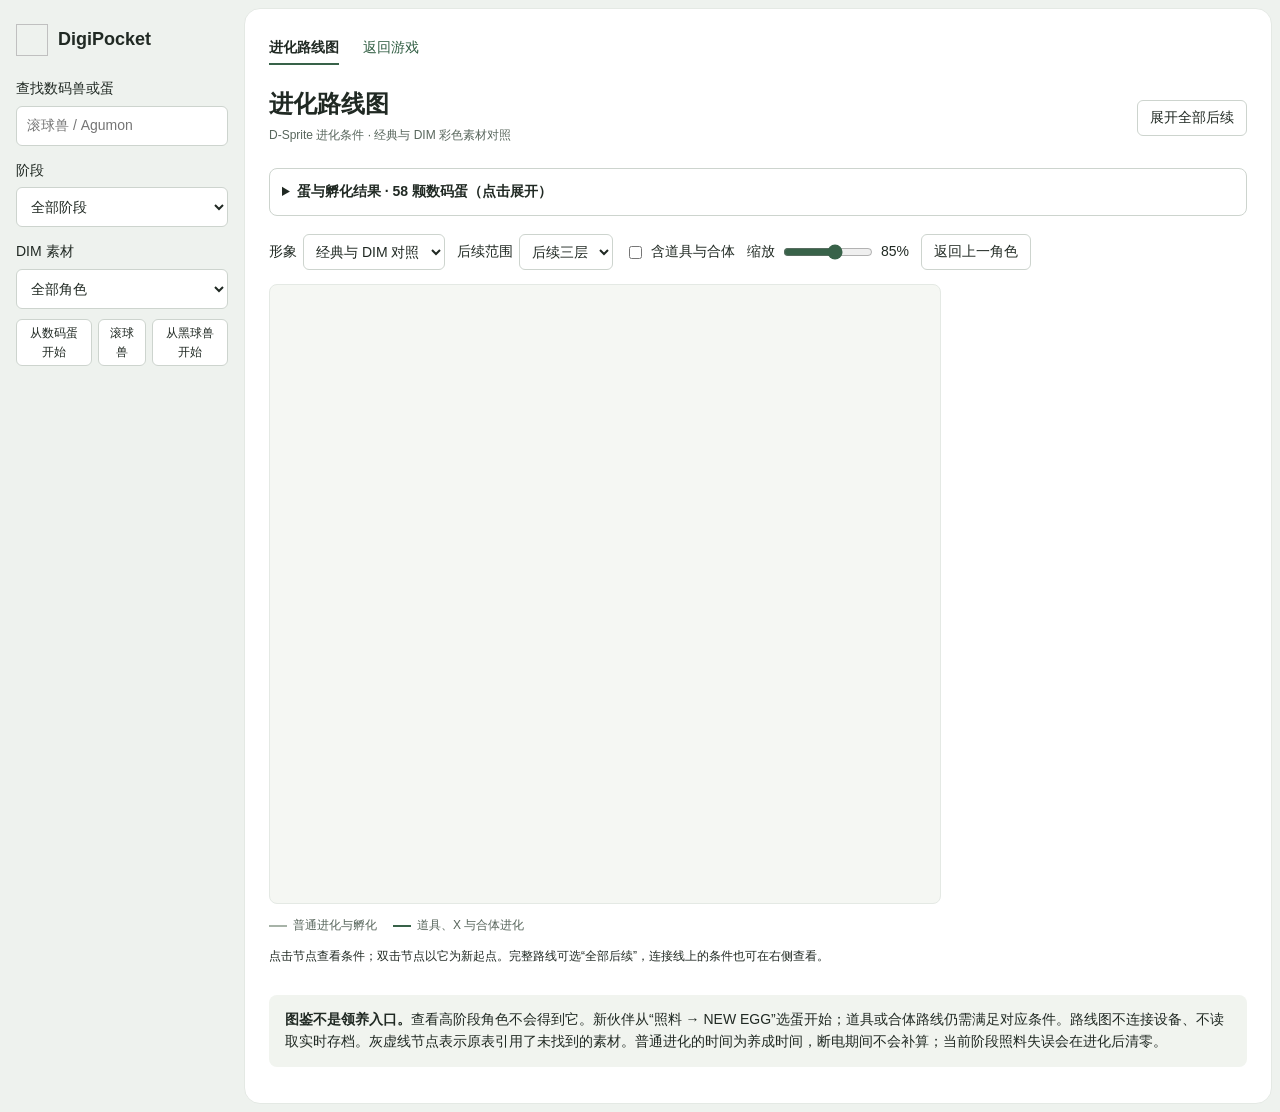
<file: tools/route-viewer.html>
<!doctype html><html lang="zh-CN"><meta charset="utf-8"><meta name="viewport" content="width=device-width,initial-scale=1"><title>DigiPocket 进化路线图</title><style>
*{box-sizing:border-box}body{margin:0;color:#202923;background:#eef2ee;font:14px/1.55 -apple-system,BlinkMacSystemFont,"PingFang SC","Microsoft YaHei",sans-serif}button,input,select{font:inherit;color:inherit}button{cursor:pointer}button:focus-visible,input:focus-visible,select:focus-visible{outline:2px solid #386249;outline-offset:2px}button:hover{background:#e7ece6}button{background:#fff;border:1px solid #cdd4ce;border-radius:6px;min-height:36px;padding:6px 12px}h1{font-size:24px;margin:0}h2{font-size:16px;margin:0 0 10px}p{margin:6px 0}.muted,small{color:#58665c}small{font-size:12px}.shell{display:grid;grid-template-columns:244px minmax(0,1fr);min-height:100vh}.sidebar{padding:24px 16px}.brand{display:flex;align-items:center;gap:10px;font-size:18px;font-weight:600;margin:0 0 22px}.brand img{width:32px;height:32px;image-rendering:pixelated}.sidebar label{display:block;margin:14px 0 6px}.sidebar input,.sidebar select{width:100%;min-height:40px;background:#fff;border:1px solid #cdd4ce;border-radius:6px;padding:6px 10px}.results{margin-top:12px;max-height:calc(100vh - 320px);overflow:auto}.result{display:flex;align-items:center;text-align:left;gap:10px;width:100%;border:0;background:transparent;padding:8px;min-height:58px}.result img{width:32px;height:32px;image-rendering:pixelated}.result span{min-width:0}.result b,.result small{display:block;overflow-wrap:anywhere}.result[aria-current=true]{background:#dfe6df}.work{margin:8px 8px 8px 0;border:1px solid #e4e9e4;border-radius:16px;background:#fff;min-width:0;padding:24px}.head{display:flex;align-items:center;justify-content:space-between;gap:16px}.tools{display:flex;flex-wrap:wrap;align-items:center;gap:12px;margin:20px 0 14px}.tools label{display:flex;align-items:center;gap:6px}.tools select{height:36px;border:1px solid #cdd4ce;border-radius:6px;background:#fff;padding:0 8px}.tools input[type=range]{width:90px;accent-color:#386249}.primary{background:#202923;color:white;border-color:#202923}.primary:hover{background:#36453a}.board{display:grid;grid-template-columns:minmax(0,1fr) 286px;gap:20px;align-items:start}.canvas{background:#f5f7f3;border:1px solid #e4e9e4;border-radius:8px;overflow:auto;height:620px;overscroll-behavior:contain}.graph{position:relative;transform-origin:0 0}.node{position:absolute;width:204px;min-height:90px;display:flex;gap:10px;align-items:center;text-align:left;padding:12px;background:#fff;border:1px solid #dfe6df;border-radius:8px}.node img{width:40px;height:40px;image-rendering:pixelated;flex:none}.node b,.node small{display:block;overflow-wrap:anywhere}.node.active{border:2px solid #386249}.node.missing{border-style:dashed}.node small{font-size:12px}.graph svg{position:absolute;inset:0;pointer-events:none}.detail{min-width:0}.identity{display:flex;gap:14px;align-items:center;margin-bottom:16px}.identity img{width:56px;height:56px;image-rendering:pixelated}.identity strong{font-size:18px}.route{padding:12px 0;border-top:1px solid #edf0ed}.route button{display:block;max-width:100%;text-align:left;border:0;background:transparent;padding:0;font-weight:600;overflow-wrap:anywhere}.route p{font-size:13px}.scope{margin-bottom:12px;color:#43554a}.legend{display:flex;gap:16px;flex-wrap:wrap;font-size:12px;margin-top:12px;color:#58665c}.legend span:before{content:"";display:inline-block;width:18px;height:2px;background:#a7b3a8;margin-right:6px;vertical-align:middle}.legend span:last-child:before{background:#386249}.note{margin:24px 0 0;padding:14px 16px;background:#f1f4ef;border-radius:8px}.empty{padding:24px;color:#58665c}.tools a{color:#202923}.topline{font-size:12px;color:#58665c;margin-top:4px}.all-note{font-size:12px;margin-top:12px}.quick{display:flex;gap:6px;margin-top:10px}.quick button{padding:4px 8px;font-size:12px}.detail h2{margin-top:18px}.summary{font-variant-numeric:tabular-nums}.result-count{margin-top:12px;font-size:12px}input[type=checkbox]{accent-color:#386249}
@media(max-width:1100px){.board{grid-template-columns:minmax(0,1fr)}.detail{display:grid;grid-template-columns:1fr 1fr;gap:20px}.identity{grid-column:1/-1}.canvas{height:500px}}
@media(max-width:640px){.shell{display:block}.sidebar{padding:16px}.brand{margin-bottom:10px}.sidebar label{margin-top:8px}.results{display:none;max-height:150px}.sidebar:focus-within .results{display:block}.result-count{display:none}.sidebar select{display:none}.sidebar label[for=stage]{display:none}.work{margin:0 8px 8px;padding:16px}.head{align-items:flex-start}.head h1{font-size:22px}.head>button{padding:4px 8px}.tools{gap:10px;margin-top:16px}.tools button,.tools select{min-height:44px}.tools label{min-height:36px}.detail{display:block}.canvas{height:440px}.note{font-size:13px}.result{min-height:52px}}
@media print{.sidebar,.tools,.head>button{display:none}.shell{display:block}.work{border:0}.board{display:block}.canvas{height:auto;overflow:visible}.detail{margin-top:20px}.graph{transform:none!important}.note{break-inside:avoid}}
.egg-table{margin:18px 0;border:1px solid #cdd4ce;border-radius:8px;padding:12px}.egg-table summary{cursor:pointer;font-weight:600}.egg-grid{display:grid;grid-template-columns:repeat(auto-fit,minmax(270px,1fr));gap:10px;max-height:420px;overflow:auto;margin-top:12px}.egg-card{display:flex;align-items:center;justify-content:space-between;gap:8px;padding:12px;text-align:center}.egg-person{display:flex;flex-direction:column;align-items:center;flex:1;min-width:0;overflow-wrap:anywhere}.egg-person img{width:40px;height:40px;object-fit:contain;image-rendering:pixelated}.egg-person b{font-size:13px}.egg-person small{font-size:10px}.hatch-arrow{font-size:22px}.hatch-arrow small{display:block;font-size:10px}

.portraits{display:inline-flex;align-items:center;gap:6px;flex:none}.portrait{display:flex;flex-direction:column;align-items:center;justify-content:center;width:44px;gap:3px;flex:none}.portrait img{width:40px;height:40px;object-fit:contain;image-rendering:pixelated}.portrait small{font-size:12px;line-height:16px;white-space:nowrap}.no-dim>span{display:flex;width:40px;height:40px;align-items:center;justify-content:center;color:#6a756e}.result .portrait{width:30px}.result .portrait img{width:28px;height:28px}.result .no-dim{display:none}.result .portraits{gap:4px}.result .portrait small{font-size:11px}.result{min-height:76px}.asset-status.available{color:#2f6546}.results{max-height:calc(100vh - 440px);min-height:120px}.node{height:100px;min-height:100px}.node>span:last-child{min-width:0}.node b{line-height:1.4;display:-webkit-box;-webkit-line-clamp:2;-webkit-box-orient:vertical;overflow:hidden}.node>span:last-child>small{white-space:nowrap;overflow:hidden;text-overflow:ellipsis;line-height:18px}.coverage-summary{margin:16px 0 0;color:#386249}.material{margin-bottom:22px}.material .portraits{display:flex;gap:12px;margin:12px 0 16px;align-items:flex-start}.material .portrait{width:112px}.material .portrait img,.material .no-dim>span{width:104px;height:100px;object-fit:contain}.material p{overflow-wrap:anywhere;font-size:13px}.material a{color:#315e43;text-underline-offset:3px}.material .portrait small{font-size:13px}.detail .identity{margin-bottom:4px}.tools{margin-top:12px}
@media(max-width:1100px){.material{grid-row:2/4}.detail>.identity{grid-column:1/-1}.detail{grid-template-columns:minmax(240px,1fr) minmax(240px,1fr)}}
@media(max-width:640px){.sidebar #coverage{display:block}.sidebar label[for=coverage]{display:block}.results{max-height:240px}.detail{display:block}.tools select{max-width:200px}.coverage-summary{font-size:13px}.node{padding:12px}.material .portraits{gap:16px}.material .portrait{width:112px}}
.page-nav{display:flex;gap:24px;margin-bottom:20px}.page-nav a{text-decoration:none;color:#315e43;padding:4px 0}.page-nav [aria-current=page]{font-weight:650;color:#202923;border-bottom:2px solid #386249}
</style>
<body><div class="shell"><aside class="sidebar"><div class="brand"><img id="mark" alt="">DigiPocket</div><label for="search">查找数码兽或蛋</label><input id="search" type="search" placeholder="滚球兽 / Agumon" autocomplete="off"><label for="stage">阶段</label><select id="stage"><option value="">全部阶段</option></select><label for="coverage">DIM 素材</label><select id="coverage"><option value="">全部角色</option><option value="dim">已收录 DIM</option><option value="missing">待补 DIM（不含蛋）</option></select><div class="quick"><button data-pick="database/Digitama/Agu_Digitama.json">从数码蛋开始</button><button data-pick="database/Baby II/Koromon.json">滚球兽</button><button data-pick="database/Baby I/Botamon.json">从黑球兽开始</button></div><div id="resultCount" class="result-count"></div><div id="results" class="results" aria-label="角色搜索结果"></div></aside>
<main class="work"><nav class="page-nav" aria-label="页面"><a href="进化路线图.html" aria-current="page">进化路线图</a><a href="./">返回游戏</a></nav><div class="head"><div><h1>进化路线图</h1><p class="topline">D-Sprite 进化条件 · 经典与 DIM 彩色素材对照</p></div><button id="all">展开全部后续</button></div>
<details id="egg-list" class="egg-table"><summary>蛋与孵化结果 · 58 颗数码蛋（点击展开）</summary><p class="muted">不同外形的蛋可能孵出同一种幼年期Ⅰ。点击任意一组，从这颗蛋查看后续进化；孵化动画约 12 秒。</p><div class="egg-grid">__EGGS__</div></details>
<p id="coverageSummary" class="coverage-summary"></p><div class="tools"><label>形象 <select id="artMode"><option value="both" selected>经典与 DIM 对照</option><option value="dim">优先 DIM</option><option value="classic">仅经典</option></select></label><label>后续范围 <select id="depth"><option value="1">下一阶段</option><option value="2">后续两层</option><option value="3" selected>后续三层</option><option value="99">全部后续</option></select></label><label><input id="special" type="checkbox">含道具与合体</label><label>缩放 <input id="zoom" type="range" min="35" max="120" value="85"><output id="zoomValue">85%</output></label><button id="back" disabled>返回上一角色</button></div>
<p id="scope" class="scope summary" aria-live="polite"></p><div class="board"><div><div id="canvas" class="canvas" tabindex="0" aria-label="路线图，可横向和纵向滚动"><div id="sizer"><div id="graph" class="graph"></div></div></div><div class="legend"><span>普通进化与孵化</span><span>道具、X 与合体进化</span></div><p class="all-note">点击节点查看条件；双击节点以它为新起点。完整路线可选“全部后续”，连接线上的条件也可在右侧查看。</p></div><section id="detail" class="detail" aria-label="进化条件"></section></div>
<div class="note"><strong>图鉴不是领养入口。</strong>查看高阶段角色不会得到它。新伙伴从“照料 → NEW EGG”选蛋开始；道具或合体路线仍需满足对应条件。路线图不连接设备、不读取实时存档。灰虚线节点表示原表引用了未找到的素材。普通进化的时间为养成时间，断电期间不会补算；当前阶段照料失误会在进化后清零。</div><p id="totals" class="all-note"></p><noscript>请在支持 JavaScript 的浏览器中打开。原始路线数据也保存在素材包 web/data/evolution.json 中。</noscript></main></div>
<script id="route-data" type="application/json">__DATA__</script><script>__SCRIPT__</script></body></html>
</file>
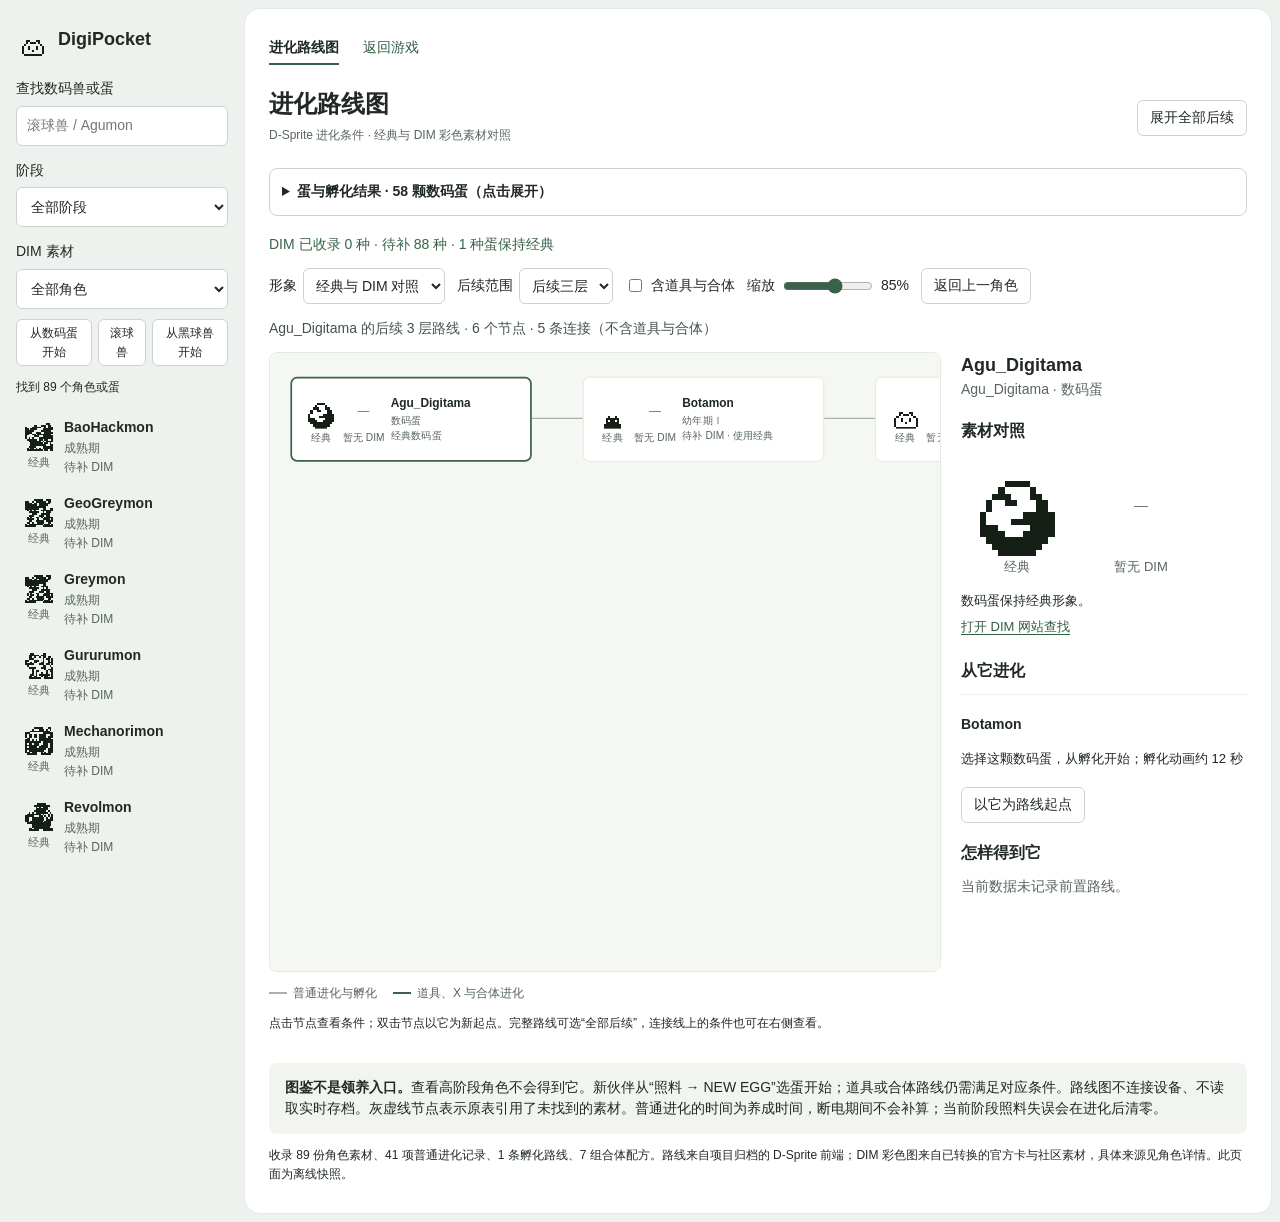
<file: web/进化路线图.html>
<!doctype html><html lang="zh-CN"><meta charset="utf-8"><meta name="viewport" content="width=device-width,initial-scale=1"><title>DigiPocket 进化路线图</title><style>
*{box-sizing:border-box}body{margin:0;color:#202923;background:#eef2ee;font:14px/1.55 -apple-system,BlinkMacSystemFont,"PingFang SC","Microsoft YaHei",sans-serif}button,input,select{font:inherit;color:inherit}button{cursor:pointer}button:focus-visible,input:focus-visible,select:focus-visible{outline:2px solid #386249;outline-offset:2px}button:hover{background:#e7ece6}button{background:#fff;border:1px solid #cdd4ce;border-radius:6px;min-height:36px;padding:6px 12px}h1{font-size:24px;margin:0}h2{font-size:16px;margin:0 0 10px}p{margin:6px 0}.muted,small{color:#58665c}small{font-size:12px}.shell{display:grid;grid-template-columns:244px minmax(0,1fr);min-height:100vh}.sidebar{padding:24px 16px}.brand{display:flex;align-items:center;gap:10px;font-size:18px;font-weight:600;margin:0 0 22px}.brand img{width:32px;height:32px;image-rendering:pixelated}.sidebar label{display:block;margin:14px 0 6px}.sidebar input,.sidebar select{width:100%;min-height:40px;background:#fff;border:1px solid #cdd4ce;border-radius:6px;padding:6px 10px}.results{margin-top:12px;max-height:calc(100vh - 320px);overflow:auto}.result{display:flex;align-items:center;text-align:left;gap:10px;width:100%;border:0;background:transparent;padding:8px;min-height:58px}.result img{width:32px;height:32px;image-rendering:pixelated}.result span{min-width:0}.result b,.result small{display:block;overflow-wrap:anywhere}.result[aria-current=true]{background:#dfe6df}.work{margin:8px 8px 8px 0;border:1px solid #e4e9e4;border-radius:16px;background:#fff;min-width:0;padding:24px}.head{display:flex;align-items:center;justify-content:space-between;gap:16px}.tools{display:flex;flex-wrap:wrap;align-items:center;gap:12px;margin:20px 0 14px}.tools label{display:flex;align-items:center;gap:6px}.tools select{height:36px;border:1px solid #cdd4ce;border-radius:6px;background:#fff;padding:0 8px}.tools input[type=range]{width:90px;accent-color:#386249}.primary{background:#202923;color:white;border-color:#202923}.primary:hover{background:#36453a}.board{display:grid;grid-template-columns:minmax(0,1fr) 286px;gap:20px;align-items:start}.canvas{background:#f5f7f3;border:1px solid #e4e9e4;border-radius:8px;overflow:auto;height:620px;overscroll-behavior:contain}.graph{position:relative;transform-origin:0 0}.node{position:absolute;width:204px;min-height:90px;display:flex;gap:10px;align-items:center;text-align:left;padding:12px;background:#fff;border:1px solid #dfe6df;border-radius:8px}.node img{width:40px;height:40px;image-rendering:pixelated;flex:none}.node b,.node small{display:block;overflow-wrap:anywhere}.node.active{border:2px solid #386249}.node.missing{border-style:dashed}.node small{font-size:12px}.graph svg{position:absolute;inset:0;pointer-events:none}.detail{min-width:0}.identity{display:flex;gap:14px;align-items:center;margin-bottom:16px}.identity img{width:56px;height:56px;image-rendering:pixelated}.identity strong{font-size:18px}.route{padding:12px 0;border-top:1px solid #edf0ed}.route button{display:block;max-width:100%;text-align:left;border:0;background:transparent;padding:0;font-weight:600;overflow-wrap:anywhere}.route p{font-size:13px}.scope{margin-bottom:12px;color:#43554a}.legend{display:flex;gap:16px;flex-wrap:wrap;font-size:12px;margin-top:12px;color:#58665c}.legend span:before{content:"";display:inline-block;width:18px;height:2px;background:#a7b3a8;margin-right:6px;vertical-align:middle}.legend span:last-child:before{background:#386249}.note{margin:24px 0 0;padding:14px 16px;background:#f1f4ef;border-radius:8px}.empty{padding:24px;color:#58665c}.tools a{color:#202923}.topline{font-size:12px;color:#58665c;margin-top:4px}.all-note{font-size:12px;margin-top:12px}.quick{display:flex;gap:6px;margin-top:10px}.quick button{padding:4px 8px;font-size:12px}.detail h2{margin-top:18px}.summary{font-variant-numeric:tabular-nums}.result-count{margin-top:12px;font-size:12px}input[type=checkbox]{accent-color:#386249}
@media(max-width:1100px){.board{grid-template-columns:minmax(0,1fr)}.detail{display:grid;grid-template-columns:1fr 1fr;gap:20px}.identity{grid-column:1/-1}.canvas{height:500px}}
@media(max-width:640px){.shell{display:block}.sidebar{padding:16px}.brand{margin-bottom:10px}.sidebar label{margin-top:8px}.results{display:none;max-height:150px}.sidebar:focus-within .results{display:block}.result-count{display:none}.sidebar select{display:none}.sidebar label[for=stage]{display:none}.work{margin:0 8px 8px;padding:16px}.head{align-items:flex-start}.head h1{font-size:22px}.head>button{padding:4px 8px}.tools{gap:10px;margin-top:16px}.tools button,.tools select{min-height:44px}.tools label{min-height:36px}.detail{display:block}.canvas{height:440px}.note{font-size:13px}.result{min-height:52px}}
@media print{.sidebar,.tools,.head>button{display:none}.shell{display:block}.work{border:0}.board{display:block}.canvas{height:auto;overflow:visible}.detail{margin-top:20px}.graph{transform:none!important}.note{break-inside:avoid}}
.egg-table{margin:18px 0;border:1px solid #cdd4ce;border-radius:8px;padding:12px}.egg-table summary{cursor:pointer;font-weight:600}.egg-grid{display:grid;grid-template-columns:repeat(auto-fit,minmax(270px,1fr));gap:10px;max-height:420px;overflow:auto;margin-top:12px}.egg-card{display:flex;align-items:center;justify-content:space-between;gap:8px;padding:12px;text-align:center}.egg-person{display:flex;flex-direction:column;align-items:center;flex:1;min-width:0;overflow-wrap:anywhere}.egg-person img{width:40px;height:40px;object-fit:contain;image-rendering:pixelated}.egg-person b{font-size:13px}.egg-person small{font-size:10px}.hatch-arrow{font-size:22px}.hatch-arrow small{display:block;font-size:10px}

.portraits{display:inline-flex;align-items:center;gap:6px;flex:none}.portrait{display:flex;flex-direction:column;align-items:center;justify-content:center;width:44px;gap:3px;flex:none}.portrait img{width:40px;height:40px;object-fit:contain;image-rendering:pixelated}.portrait small{font-size:12px;line-height:16px;white-space:nowrap}.no-dim>span{display:flex;width:40px;height:40px;align-items:center;justify-content:center;color:#6a756e}.result .portrait{width:30px}.result .portrait img{width:28px;height:28px}.result .no-dim{display:none}.result .portraits{gap:4px}.result .portrait small{font-size:11px}.result{min-height:76px}.asset-status.available{color:#2f6546}.results{max-height:calc(100vh - 440px);min-height:120px}.node{height:100px;min-height:100px}.node>span:last-child{min-width:0}.node b{line-height:1.4;display:-webkit-box;-webkit-line-clamp:2;-webkit-box-orient:vertical;overflow:hidden}.node>span:last-child>small{white-space:nowrap;overflow:hidden;text-overflow:ellipsis;line-height:18px}.coverage-summary{margin:16px 0 0;color:#386249}.material{margin-bottom:22px}.material .portraits{display:flex;gap:12px;margin:12px 0 16px;align-items:flex-start}.material .portrait{width:112px}.material .portrait img,.material .no-dim>span{width:104px;height:100px;object-fit:contain}.material p{overflow-wrap:anywhere;font-size:13px}.material a{color:#315e43;text-underline-offset:3px}.material .portrait small{font-size:13px}.detail .identity{margin-bottom:4px}.tools{margin-top:12px}
@media(max-width:1100px){.material{grid-row:2/4}.detail>.identity{grid-column:1/-1}.detail{grid-template-columns:minmax(240px,1fr) minmax(240px,1fr)}}
@media(max-width:640px){.sidebar #coverage{display:block}.sidebar label[for=coverage]{display:block}.results{max-height:240px}.detail{display:block}.tools select{max-width:200px}.coverage-summary{font-size:13px}.node{padding:12px}.material .portraits{gap:16px}.material .portrait{width:112px}}
.page-nav{display:flex;gap:24px;margin-bottom:20px}.page-nav a{text-decoration:none;color:#315e43;padding:4px 0}.page-nav [aria-current=page]{font-weight:650;color:#202923;border-bottom:2px solid #386249}
</style>
<body><div class="shell"><aside class="sidebar"><div class="brand"><img id="mark" alt="">DigiPocket</div><label for="search">查找数码兽或蛋</label><input id="search" type="search" placeholder="滚球兽 / Agumon" autocomplete="off"><label for="stage">阶段</label><select id="stage"><option value="">全部阶段</option></select><label for="coverage">DIM 素材</label><select id="coverage"><option value="">全部角色</option><option value="dim">已收录 DIM</option><option value="missing">待补 DIM（不含蛋）</option></select><div class="quick"><button data-pick="database/Digitama/Agu_Digitama.json">从数码蛋开始</button><button data-pick="database/Baby II/Koromon.json">滚球兽</button><button data-pick="database/Baby I/Botamon.json">从黑球兽开始</button></div><div id="resultCount" class="result-count"></div><div id="results" class="results" aria-label="角色搜索结果"></div></aside>
<main class="work"><nav class="page-nav" aria-label="页面"><a href="进化路线图.html" aria-current="page">进化路线图</a><a href="./">返回游戏</a></nav><div class="head"><div><h1>进化路线图</h1><p class="topline">D-Sprite 进化条件 · 经典与 DIM 彩色素材对照</p></div><button id="all">展开全部后续</button></div>
<details id="egg-list" class="egg-table"><summary>蛋与孵化结果 · 58 颗数码蛋（点击展开）</summary><p class="muted">不同外形的蛋可能孵出同一种幼年期Ⅰ。点击任意一组，从这颗蛋查看后续进化；孵化动画约 12 秒。</p><div class="egg-grid"><button class="egg-card" data-pick="database/Digitama/Agu_Digitama.json"><span class="egg-person"><img src="[data-uri]" alt=""><b>Agu_Digitama</b><small>Agu_Digitama</small></span><span class="hatch-arrow">→<small>幼年期Ⅰ</small></span><span class="egg-person"><img src="[data-uri]" alt=""><b>Botamon</b><small>Botamon</small></span></button></div></details>
<p id="coverageSummary" class="coverage-summary"></p><div class="tools"><label>形象 <select id="artMode"><option value="both" selected>经典与 DIM 对照</option><option value="dim">优先 DIM</option><option value="classic">仅经典</option></select></label><label>后续范围 <select id="depth"><option value="1">下一阶段</option><option value="2">后续两层</option><option value="3" selected>后续三层</option><option value="99">全部后续</option></select></label><label><input id="special" type="checkbox">含道具与合体</label><label>缩放 <input id="zoom" type="range" min="35" max="120" value="85"><output id="zoomValue">85%</output></label><button id="back" disabled>返回上一角色</button></div>
<p id="scope" class="scope summary" aria-live="polite"></p><div class="board"><div><div id="canvas" class="canvas" tabindex="0" aria-label="路线图，可横向和纵向滚动"><div id="sizer"><div id="graph" class="graph"></div></div></div><div class="legend"><span>普通进化与孵化</span><span>道具、X 与合体进化</span></div><p class="all-note">点击节点查看条件；双击节点以它为新起点。完整路线可选“全部后续”，连接线上的条件也可在右侧查看。</p></div><section id="detail" class="detail" aria-label="进化条件"></section></div>
<div class="note"><strong>图鉴不是领养入口。</strong>查看高阶段角色不会得到它。新伙伴从“照料 → NEW EGG”选蛋开始；道具或合体路线仍需满足对应条件。路线图不连接设备、不读取实时存档。灰虚线节点表示原表引用了未找到的素材。普通进化的时间为养成时间，断电期间不会补算；当前阶段照料失误会在进化后清零。</div><p id="totals" class="all-note"></p><noscript>请在支持 JavaScript 的浏览器中打开。原始路线数据也保存在素材包 web/data/evolution.json 中。</noscript></main></div>
<script id="route-data" type="application/json">{"pets":[{"path":"database/Adult/BaoHackmon.json","name":"BaoHackmon","stage":"Adult","width":16,"height":16,"cn":"","image":"[data-uri]","embedded":true},{"path":"database/Adult/GeoGreymon.json","name":"GeoGreymon","stage":"Adult","width":16,"height":16,"cn":"","image":"[data-uri]","embedded":true},{"path":"database/Adult/Greymon.json","name":"Greymon","stage":"Adult","width":16,"height":16,"cn":"","image":"[data-uri]","embedded":true},{"path":"database/Adult/Gururumon.json","name":"Gururumon","stage":"Adult","width":16,"height":16,"cn":"","image":"[data-uri]","embedded":true},{"path":"database/Adult/Mechanorimon.json","name":"Mechanorimon","stage":"Adult","width":16,"height":16,"cn":"","image":"[data-uri]","embedded":true},{"path":"database/Adult/Revolmon.json","name":"Revolmon","stage":"Adult","width":16,"height":16,"cn":"","image":"[data-uri]","embedded":true},{"path":"database/Adult/Scumon.json","name":"Scumon","stage":"Adult","width":16,"height":16,"cn":"","image":"[data-uri]","embedded":true},{"path":"database/Adult/Tyrannomon.json","name":"Tyrannomon","stage":"Adult","width":16,"height":16,"cn":"","image":"[data-uri]","embedded":true},{"path":"database/Baby I/Botamon.json","name":"Botamon","stage":"Baby I","width":16,"height":16,"cn":"","image":"[data-uri]","embedded":true},{"path":"database/Baby II/Koromon.json","name":"Koromon","stage":"Baby II","width":16,"height":16,"cn":"","image":"[data-uri]","embedded":true},{"path":"database/Child/Agumon.json","name":"Agumon","stage":"Child","width":16,"height":16,"cn":"","image":"[data-uri]","embedded":true},{"path":"database/Child/Hackmon.json","name":"Hackmon","stage":"Child","width":16,"height":16,"cn":"","image":"[data-uri]","embedded":true},{"path":"database/Child/ToyAgumon.json","name":"ToyAgumon","stage":"Child","width":16,"height":16,"cn":"","image":"[data-uri]","embedded":true},{"path":"database/Digitama/Agu_Digitama.json","name":"Agu_Digitama","stage":"Digitama","width":16,"height":16,"cn":"","image":"[data-uri]","embedded":true},{"path":"database/Perfect/AeroVeedramon.json","name":"AeroVeedramon","stage":"Perfect","width":16,"height":16,"cn":"","image":"[data-uri]","embedded":true},{"path":"database/Perfect/Andromon.json","name":"Andromon","stage":"Perfect","width":16,"height":16,"cn":"","image":"[data-uri]","embedded":true},{"path":"database/Perfect/Astamon.json","name":"Astamon","stage":"Perfect","width":16,"height":16,"cn":"","image":"[data-uri]","embedded":true},{"path":"database/Perfect/BigMamemon.json","name":"BigMamemon","stage":"Perfect","width":16,"height":16,"cn":"","image":"[data-uri]","embedded":true},{"path":"database/Perfect/Etemon.json","name":"Etemon","stage":"Perfect","width":16,"height":16,"cn":"","image":"[data-uri]","embedded":true},{"path":"database/Perfect/Ex-Tyranomon.json","name":"Ex-Tyranomon","stage":"Perfect","width":16,"height":16,"cn":"","image":"[data-uri]","embedded":true},{"path":"database/Perfect/Grappleomon.json","name":"Grappleomon","stage":"Perfect","width":16,"height":16,"cn":"","image":"[data-uri]","embedded":true},{"path":"database/Perfect/GreatKingScumon.json","name":"GreatKingScumon","stage":"Perfect","width":16,"height":16,"cn":"","image":"[data-uri]","embedded":true},{"path":"database/Perfect/Locomon.json","name":"Locomon","stage":"Perfect","width":16,"height":16,"cn":"","image":"[data-uri]","embedded":true},{"path":"database/Perfect/Mamemon.json","name":"Mamemon","stage":"Perfect","width":16,"height":16,"cn":"","image":"[data-uri]","embedded":true},{"path":"database/Perfect/Mametyramon.json","name":"Mametyramon","stage":"Perfect","width":16,"height":16,"cn":"","image":"[data-uri]","embedded":true},{"path":"database/Perfect/Mammon.json","name":"Mammon","stage":"Perfect","width":16,"height":16,"cn":"","image":"[data-uri]","embedded":true},{"path":"database/Perfect/Master Tyranomon.json","name":"Master Tyranomon","stage":"Perfect","width":16,"height":16,"cn":"","image":"[data-uri]","embedded":true},{"path":"database/Perfect/MetalGreymon.json","name":"MetalGreymon","stage":"Perfect","width":16,"height":16,"cn":"","image":"[data-uri]","embedded":true},{"path":"database/Perfect/MetalGreymon_Virus.json","name":"MetalGreymon_Virus","stage":"Perfect","width":16,"height":16,"cn":"","image":"[data-uri]","embedded":true},{"path":"database/Perfect/Okuwamon.json","name":"Okuwamon","stage":"Perfect","width":16,"height":16,"cn":"","image":"[data-uri]","embedded":true},{"path":"database/Perfect/RizeGreymon.json","name":"RizeGreymon","stage":"Perfect","width":16,"height":16,"cn":"","image":"[data-uri]","embedded":true},{"path":"database/Perfect/SaviorHackmon.json","name":"SaviorHackmon","stage":"Perfect","width":16,"height":16,"cn":"","image":"[data-uri]","embedded":true},{"path":"database/Perfect/SkullGreymon.json","name":"SkullGreymon","stage":"Perfect","width":16,"height":16,"cn":"","image":"[data-uri]","embedded":true},{"path":"database/Perfect/Superstarmon.json","name":"Superstarmon","stage":"Perfect","width":16,"height":16,"cn":"","image":"[data-uri]","embedded":true},{"path":"database/Ultimate-Super Ultimate/Agumon_YnK.json","name":"Agumon_YnK","stage":"Ultimate-Super Ultimate","width":16,"height":16,"cn":"","image":"[data-uri]","embedded":true},{"path":"database/Ultimate-Super Ultimate/Anubimon.json","name":"Anubimon","stage":"Ultimate-Super Ultimate","width":16,"height":16,"cn":"","image":"[data-uri]","embedded":true},{"path":"database/Ultimate-Super Ultimate/Bagramon.json","name":"Bagramon","stage":"Ultimate-Super Ultimate","width":16,"height":16,"cn":"","image":"[data-uri]","embedded":true},{"path":"database/Ultimate-Super Ultimate/Bancho Leomon BM.json","name":"Bancho Leomon BM","stage":"Ultimate-Super Ultimate","width":16,"height":16,"cn":"","image":"[data-uri]","embedded":true},{"path":"database/Ultimate-Super Ultimate/BanchoLeomon.json","name":"BanchoLeomon","stage":"Ultimate-Super Ultimate","width":16,"height":16,"cn":"","image":"[data-uri]","embedded":true},{"path":"database/Ultimate-Super Ultimate/Beelzebumon.json","name":"Beelzebumon","stage":"Ultimate-Super Ultimate","width":16,"height":16,"cn":"","image":"[data-uri]","embedded":true},{"path":"database/Ultimate-Super Ultimate/Beelzebumon_Blast.json","name":"Beelzebumon_Blast","stage":"Ultimate-Super Ultimate","width":16,"height":16,"cn":"","image":"[data-uri]","embedded":true},{"path":"database/Ultimate-Super Ultimate/Belphemon_Rage.json","name":"Belphemon_Rage","stage":"Ultimate-Super Ultimate","width":16,"height":16,"cn":"","image":"[data-uri]","embedded":true},{"path":"database/Ultimate-Super Ultimate/BlackWarGreymon.json","name":"BlackWarGreymon","stage":"Ultimate-Super Ultimate","width":16,"height":16,"cn":"","image":"[data-uri]","embedded":true},{"path":"database/Ultimate-Super Ultimate/BlitzGreymon.json","name":"BlitzGreymon","stage":"Ultimate-Super Ultimate","width":16,"height":16,"cn":"","image":"[data-uri]","embedded":true},{"path":"database/Ultimate-Super Ultimate/Chaosdramon.json","name":"Chaosdramon","stage":"Ultimate-Super Ultimate","width":16,"height":16,"cn":"","image":"[data-uri]","embedded":true},{"path":"database/Ultimate-Super Ultimate/Craniummon.json","name":"Craniummon","stage":"Ultimate-Super Ultimate","width":16,"height":16,"cn":"","image":"[data-uri]","embedded":true},{"path":"database/Ultimate-Super Ultimate/DarknessBagramon.json","name":"DarknessBagramon","stage":"Ultimate-Super Ultimate","width":16,"height":16,"cn":"","image":"[data-uri]","embedded":true},{"path":"database/Ultimate-Super Ultimate/Demon.json","name":"Demon","stage":"Ultimate-Super Ultimate","width":16,"height":16,"cn":"","image":"[data-uri]","embedded":true},{"path":"database/Ultimate-Super Ultimate/Dinomon.json","name":"Dinomon","stage":"Ultimate-Super Ultimate","width":16,"height":16,"cn":"","image":"[data-uri]","embedded":true},{"path":"database/Ultimate-Super Ultimate/Dinorexmon.json","name":"Dinorexmon","stage":"Ultimate-Super Ultimate","width":16,"height":16,"cn":"","image":"[data-uri]","embedded":true},{"path":"database/Ultimate-Super Ultimate/Ebemon.json","name":"Ebemon","stage":"Ultimate-Super Ultimate","width":16,"height":16,"cn":"","image":"[data-uri]","embedded":true},{"path":"database/Ultimate-Super Ultimate/Gaiomon IM.json","name":"Gaiomon IM","stage":"Ultimate-Super Ultimate","width":16,"height":16,"cn":"","image":"[data-uri]","embedded":true},{"path":"database/Ultimate-Super Ultimate/Gaioumon.json","name":"Gaioumon","stage":"Ultimate-Super Ultimate","width":16,"height":16,"cn":"","image":"[data-uri]","embedded":true},{"path":"database/Ultimate-Super Ultimate/Gankoomon.json","name":"Gankoomon","stage":"Ultimate-Super Ultimate","width":16,"height":16,"cn":"","image":"[data-uri]","embedded":true},{"path":"database/Ultimate-Super Ultimate/GranKuwagamon.json","name":"GranKuwagamon","stage":"Ultimate-Super Ultimate","width":16,"height":16,"cn":"","image":"[data-uri]","embedded":true},{"path":"database/Ultimate-Super Ultimate/GrandLocomon.json","name":"GrandLocomon","stage":"Ultimate-Super Ultimate","width":16,"height":16,"cn":"","image":"[data-uri]","embedded":true},{"path":"database/Ultimate-Super Ultimate/GrandisKuwagamon.json","name":"GrandisKuwagamon","stage":"Ultimate-Super Ultimate","width":16,"height":16,"cn":"","image":"[data-uri]","embedded":true},{"path":"database/Ultimate-Super Ultimate/HerakleKabuterimon.json","name":"HerakleKabuterimon","stage":"Ultimate-Super Ultimate","width":16,"height":16,"cn":"","image":"[data-uri]","embedded":true},{"path":"database/Ultimate-Super Ultimate/Hi-Andromon.json","name":"Hi-Andromon","stage":"Ultimate-Super Ultimate","width":16,"height":16,"cn":"","image":"[data-uri]","embedded":true},{"path":"database/Ultimate-Super Ultimate/Imperialdramon DM.json","name":"Imperialdramon DM","stage":"Ultimate-Super Ultimate","width":16,"height":16,"cn":"","image":"[data-uri]","embedded":true},{"path":"database/Ultimate-Super Ultimate/Imperialdramon_Fighter.json","name":"Imperialdramon_Fighter","stage":"Ultimate-Super Ultimate","width":16,"height":16,"cn":"","image":"[data-uri]","embedded":true},{"path":"database/Ultimate-Super Ultimate/Imperialdramon_Paladin.json","name":"Imperialdramon_Paladin","stage":"Ultimate-Super Ultimate","width":16,"height":16,"cn":"","image":"[data-uri]","embedded":true},{"path":"database/Ultimate-Super Ultimate/Jesmon.json","name":"Jesmon","stage":"Ultimate-Super Ultimate","width":16,"height":16,"cn":"","image":"[data-uri]","embedded":true},{"path":"database/Ultimate-Super Ultimate/Jijimon.json","name":"Jijimon","stage":"Ultimate-Super Ultimate","width":16,"height":16,"cn":"","image":"[data-uri]","embedded":true},{"path":"database/Ultimate-Super Ultimate/JumboGamemon.json","name":"JumboGamemon","stage":"Ultimate-Super Ultimate","width":16,"height":16,"cn":"","image":"[data-uri]","embedded":true},{"path":"database/Ultimate-Super Ultimate/KingEtemon.json","name":"KingEtemon","stage":"Ultimate-Super Ultimate","width":16,"height":16,"cn":"","image":"[data-uri]","embedded":true},{"path":"database/Ultimate-Super Ultimate/Lampmon.json","name":"Lampmon","stage":"Ultimate-Super Ultimate","width":16,"height":16,"cn":"","image":"[data-uri]","embedded":true},{"path":"database/Ultimate-Super Ultimate/Marsmon.json","name":"Marsmon","stage":"Ultimate-Super Ultimate","width":16,"height":16,"cn":"","image":"[data-uri]","embedded":true},{"path":"database/Ultimate-Super Ultimate/MetalEtemon.json","name":"MetalEtemon","stage":"Ultimate-Super Ultimate","width":16,"height":16,"cn":"","image":"[data-uri]","embedded":true},{"path":"database/Ultimate-Super Ultimate/Olegmon.json","name":"Olegmon","stage":"Ultimate-Super Ultimate","width":16,"height":16,"cn":"","image":"[data-uri]","embedded":true},{"path":"database/Ultimate-Super Ultimate/Pinochimon.json","name":"Pinochimon","stage":"Ultimate-Super Ultimate","width":16,"height":16,"cn":"","image":"[data-uri]","embedded":true},{"path":"database/Ultimate-Super Ultimate/PlatinumNumemon.json","name":"PlatinumNumemon","stage":"Ultimate-Super Ultimate","width":16,"height":16,"cn":"","image":"[data-uri]","embedded":true},{"path":"database/Ultimate-Super Ultimate/PrinceMamemon.json","name":"PrinceMamemon","stage":"Ultimate-Super Ultimate","width":16,"height":16,"cn":"","image":"[data-uri]","embedded":true},{"path":"database/Ultimate-Super Ultimate/Quantumon.json","name":"Quantumon","stage":"Ultimate-Super Ultimate","width":16,"height":16,"cn":"","image":"[data-uri]","embedded":true},{"path":"database/Ultimate-Super Ultimate/Ragnamon.json","name":"Ragnamon","stage":"Ultimate-Super Ultimate","width":16,"height":16,"cn":"","image":"[data-uri]","embedded":true},{"path":"database/Ultimate-Super Ultimate/SaintGalgomon.json","name":"SaintGalgomon","stage":"Ultimate-Super Ultimate","width":16,"height":16,"cn":"","image":"[data-uri]","embedded":true},{"path":"database/Ultimate-Super Ultimate/ShineGreymon BM.json","name":"ShineGreymon BM","stage":"Ultimate-Super Ultimate","width":16,"height":16,"cn":"","image":"[data-uri]","embedded":true},{"path":"database/Ultimate-Super Ultimate/ShineGreymon RM.json","name":"ShineGreymon RM","stage":"Ultimate-Super Ultimate","width":16,"height":16,"cn":"","image":"[data-uri]","embedded":true},{"path":"database/Ultimate-Super Ultimate/ShineGreymon.json","name":"ShineGreymon","stage":"Ultimate-Super Ultimate","width":16,"height":16,"cn":"","image":"[data-uri]","embedded":true},{"path":"database/Ultimate-Super Ultimate/SkullMammon.json","name":"SkullMammon","stage":"Ultimate-Super Ultimate","width":16,"height":16,"cn":"","image":"[data-uri]","embedded":true},{"path":"database/Ultimate-Super Ultimate/Slayerdramon.json","name":"Slayerdramon","stage":"Ultimate-Super Ultimate","width":16,"height":16,"cn":"","image":"[data-uri]","embedded":true},{"path":"database/Ultimate-Super Ultimate/TigerVespamon.json","name":"TigerVespamon","stage":"Ultimate-Super Ultimate","width":16,"height":16,"cn":"","image":"[data-uri]","embedded":true},{"path":"database/Ultimate-Super Ultimate/Titamon.json","name":"Titamon","stage":"Ultimate-Super Ultimate","width":16,"height":16,"cn":"","image":"[data-uri]","embedded":true},{"path":"database/Ultimate-Super Ultimate/Tyrant Kabuterimon.json","name":"Tyrant Kabuterimon","stage":"Ultimate-Super Ultimate","width":16,"height":16,"cn":"","image":"[data-uri]","embedded":true},{"path":"database/Ultimate-Super Ultimate/VenomVamdemon.json","name":"VenomVamdemon","stage":"Ultimate-Super Ultimate","width":16,"height":16,"cn":"","image":"[data-uri]","embedded":true},{"path":"database/Ultimate-Super Ultimate/VictoryGreymon.json","name":"VictoryGreymon","stage":"Ultimate-Super Ultimate","width":16,"height":16,"cn":"","image":"[data-uri]","embedded":true},{"path":"database/Ultimate-Super Ultimate/Vulcanusmon.json","name":"Vulcanusmon","stage":"Ultimate-Super Ultimate","width":16,"height":16,"cn":"","image":"[data-uri]","embedded":true},{"path":"database/Ultimate-Super Ultimate/WarGreymon.json","name":"WarGreymon","stage":"Ultimate-Super Ultimate","width":16,"height":16,"cn":"","image":"[data-uri]","embedded":true},{"path":"database/Ultimate-Super Ultimate/ZekeGreymon.json","name":"ZekeGreymon","stage":"Ultimate-Super Ultimate","width":16,"height":16,"cn":"","image":"[data-uri]","embedded":true}],"edges":[{"from":"database/Baby I/Botamon.json","to":"database/Baby II/Koromon.json","kind":"normal","condition":"本阶段至少 10 分钟；照料失误 0～2 次；或 照料失误 3～5 次；或 照料失误至少 6 次"},{"from":"database/Baby II/Koromon.json","to":"database/Child/Agumon.json","kind":"normal","condition":"本阶段至少 360 分钟；照料失误 0～2 次"},{"from":"database/Baby II/Koromon.json","to":"database/Child/ToyAgumon.json","kind":"normal","condition":"本阶段至少 360 分钟；照料失误 3～5 次"},{"from":"database/Baby II/Koromon.json","to":"database/Child/Hackmon.json","kind":"normal","condition":"本阶段至少 360 分钟；照料失误至少 6 次"},{"from":"database/Child/Agumon.json","to":"database/Adult/Greymon.json","kind":"normal","condition":"本阶段至少 720 分钟；照料失误不超过 3 次，当前阶段训练至少 25 次"},{"from":"database/Child/Agumon.json","to":"database/Adult/GeoGreymon.json","kind":"normal","condition":"本阶段至少 720 分钟；照料失误不超过 3 次，当前阶段训练不超过 24 次"},{"from":"database/Child/Agumon.json","to":"database/Adult/Tyrannomon.json","kind":"normal","condition":"本阶段至少 720 分钟；照料失误至少 4 次"},{"from":"database/Child/Hackmon.json","to":"database/Adult/BaoHackmon.json","kind":"normal","condition":"本阶段至少 720 分钟；照料失误不超过 3 次，当前阶段训练至少 25 次"},{"from":"database/Child/Hackmon.json","to":"database/Adult/Gururumon.json","kind":"normal","condition":"本阶段至少 720 分钟；照料失误不超过 3 次，当前阶段训练不超过 24 次"},{"from":"database/Child/Hackmon.json","to":"database/Adult/GeoGreymon.json","kind":"normal","condition":"本阶段至少 720 分钟；照料失误至少 4 次"},{"from":"database/Child/ToyAgumon.json","to":"database/Adult/Revolmon.json","kind":"normal","condition":"本阶段至少 720 分钟；照料失误不超过 3 次，当前阶段训练至少 25 次"},{"from":"database/Child/ToyAgumon.json","to":"database/Adult/Mechanorimon.json","kind":"normal","condition":"本阶段至少 720 分钟；照料失误不超过 3 次，当前阶段训练不超过 24 次"},{"from":"database/Child/ToyAgumon.json","to":"database/Adult/Scumon.json","kind":"normal","condition":"本阶段至少 720 分钟；照料失误至少 4 次"},{"from":"database/Adult/Greymon.json","to":"database/Perfect/MetalGreymon.json","kind":"normal","condition":"本阶段至少 2,160 分钟；照料失误不超过 3 次，累计对战至少 40 场"},{"from":"database/Adult/Greymon.json","to":"database/Perfect/MetalGreymon_Virus.json","kind":"normal","condition":"本阶段至少 2,160 分钟；照料失误不超过 3 次，累计对战不超过 39 场"},{"from":"database/Adult/Greymon.json","to":"database/Perfect/SkullGreymon.json","kind":"normal","condition":"本阶段至少 2,160 分钟；照料失误至少 4 次"},{"from":"database/Adult/Tyrannomon.json","to":"database/Perfect/Master Tyranomon.json","kind":"normal","condition":"本阶段至少 2,160 分钟；照料失误不超过 3 次，累计对战至少 40 场"},{"from":"database/Adult/Tyrannomon.json","to":"database/Perfect/Mametyramon.json","kind":"normal","condition":"本阶段至少 2,160 分钟；照料失误不超过 3 次，累计对战不超过 39 场"},{"from":"database/Adult/Tyrannomon.json","to":"database/Perfect/Ex-Tyranomon.json","kind":"normal","condition":"本阶段至少 2,160 分钟；照料失误至少 4 次"},{"from":"database/Adult/GeoGreymon.json","to":"database/Perfect/RizeGreymon.json","kind":"normal","condition":"本阶段至少 2,160 分钟；照料失误不超过 3 次，累计对战至少 40 场"},{"from":"database/Adult/GeoGreymon.json","to":"database/Perfect/MetalGreymon.json","kind":"normal","condition":"本阶段至少 2,160 分钟；照料失误不超过 3 次，累计对战不超过 39 场"},{"from":"database/Adult/GeoGreymon.json","to":"database/Perfect/SkullGreymon.json","kind":"normal","condition":"本阶段至少 2,160 分钟；照料失误至少 4 次"},{"from":"database/Adult/Gururumon.json","to":"database/Perfect/Astamon.json","kind":"normal","condition":"本阶段至少 2,160 分钟；照料失误不超过 3 次，累计对战至少 40 场"},{"from":"database/Adult/Gururumon.json","to":"database/Perfect/Mammon.json","kind":"normal","condition":"本阶段至少 2,160 分钟；照料失误不超过 3 次，累计对战不超过 39 场"},{"from":"database/Adult/Gururumon.json","to":"database/Perfect/Okuwamon.json","kind":"normal","condition":"本阶段至少 2,160 分钟；照料失误至少 4 次"},{"from":"database/Adult/Mechanorimon.json","to":"database/Perfect/Andromon.json","kind":"normal","condition":"本阶段至少 2,160 分钟；照料失误不超过 3 次，累计对战至少 40 场"},{"from":"database/Adult/Mechanorimon.json","to":"database/Perfect/Locomon.json","kind":"normal","condition":"本阶段至少 2,160 分钟；照料失误不超过 3 次，累计对战不超过 39 场"},{"from":"database/Adult/Mechanorimon.json","to":"database/Perfect/Ex-Tyranomon.json","kind":"normal","condition":"本阶段至少 2,160 分钟；照料失误至少 4 次"},{"from":"database/Adult/Revolmon.json","to":"database/Perfect/Andromon.json","kind":"normal","condition":"本阶段至少 2,160 分钟；照料失误不超过 3 次，累计对战至少 40 场"},{"from":"database/Adult/Revolmon.json","to":"database/Perfect/Superstarmon.json","kind":"normal","condition":"本阶段至少 2,160 分钟；照料失误不超过 3 次，累计对战不超过 39 场"},{"from":"database/Adult/Revolmon.json","to":"database/Perfect/BigMamemon.json","kind":"normal","condition":"本阶段至少 2,160 分钟；照料失误至少 4 次"},{"from":"database/Adult/Scumon.json","to":"database/Perfect/GreatKingScumon.json","kind":"normal","condition":"本阶段至少 2,160 分钟；照料失误不超过 3 次，累计对战至少 40 场"},{"from":"database/Adult/Scumon.json","to":"database/Perfect/Etemon.json","kind":"normal","condition":"本阶段至少 2,160 分钟；照料失误不超过 3 次，累计对战不超过 39 场"},{"from":"database/Adult/Scumon.json","to":"database/Perfect/Mamemon.json","kind":"normal","condition":"本阶段至少 2,160 分钟；照料失误至少 4 次"},{"from":"database/Adult/BaoHackmon.json","to":"database/Perfect/SaviorHackmon.json","kind":"normal","condition":"本阶段至少 2,160 分钟；照料失误不超过 3 次，累计对战至少 40 场"},{"from":"database/Adult/BaoHackmon.json","to":"database/Perfect/AeroVeedramon.json","kind":"normal","condition":"本阶段至少 2,160 分钟；照料失误不超过 3 次，累计对战不超过 39 场"},{"from":"database/Adult/BaoHackmon.json","to":"database/Perfect/Grappleomon.json","kind":"normal","condition":"本阶段至少 2,160 分钟；照料失误至少 4 次"},{"from":"database/Perfect/MetalGreymon.json","to":"database/Ultimate-Super Ultimate/WarGreymon.json","kind":"normal","condition":"本阶段至少 2,880 分钟；照料失误不超过 2 次，累计对战至少 80 场"},{"from":"database/Perfect/MetalGreymon.json","to":"database/Ultimate-Super Ultimate/BlitzGreymon.json","kind":"normal","condition":"本阶段至少 2,880 分钟；照料失误不超过 2 次，累计对战不超过 79 场；或 照料失误至少 3 次"},{"from":"database/Perfect/AeroVeedramon.json","to":"database/Ultimate-Super Ultimate/Imperialdramon_Fighter.json","kind":"normal","condition":"本阶段至少 2,880 分钟；照料失误不超过 2 次，累计对战至少 80 场"},{"from":"database/Perfect/AeroVeedramon.json","to":"database/Ultimate-Super Ultimate/Imperialdramon DM.json","kind":"normal","condition":"本阶段至少 2,880 分钟；照料失误不超过 2 次，累计对战不超过 79 场"},{"from":"database/Perfect/AeroVeedramon.json","to":"database/Ultimate-Super Ultimate/Quantumon.json","kind":"normal","condition":"本阶段至少 2,880 分钟；照料失误至少 3 次"},{"from":"database/Perfect/Andromon.json","to":"database/Ultimate-Super Ultimate/Hi-Andromon.json","kind":"normal","condition":"本阶段至少 2,880 分钟；照料失误不超过 2 次，累计对战至少 80 场"},{"from":"database/Perfect/Andromon.json","to":"database/Ultimate-Super Ultimate/Quantumon.json","kind":"normal","condition":"本阶段至少 2,880 分钟；照料失误不超过 2 次，累计对战不超过 79 场"},{"from":"database/Perfect/Andromon.json","to":"database/Ultimate-Super Ultimate/Vulcanusmon.json","kind":"normal","condition":"本阶段至少 2,880 分钟；照料失误至少 3 次"},{"from":"database/Perfect/Astamon.json","to":"database/Ultimate-Super Ultimate/Beelzebumon.json","kind":"normal","condition":"本阶段至少 2,880 分钟；照料失误不超过 2 次，累计对战至少 80 场"},{"from":"database/Perfect/Astamon.json","to":"database/Ultimate-Super Ultimate/Belphemon_Rage.json","kind":"normal","condition":"本阶段至少 2,880 分钟；照料失误不超过 2 次，累计对战不超过 79 场"},{"from":"database/Perfect/Astamon.json","to":"database/Ultimate-Super Ultimate/Olegmon.json","kind":"normal","condition":"本阶段至少 2,880 分钟；照料失误至少 3 次"},{"from":"database/Perfect/BigMamemon.json","to":"database/Ultimate-Super Ultimate/Anubimon.json","kind":"normal","condition":"本阶段至少 2,880 分钟；照料失误不超过 2 次，累计对战至少 80 场"},{"from":"database/Perfect/BigMamemon.json","to":"database/Ultimate-Super Ultimate/GrandLocomon.json","kind":"normal","condition":"本阶段至少 2,880 分钟；照料失误不超过 2 次，累计对战不超过 79 场"},{"from":"database/Perfect/BigMamemon.json","to":"database/Ultimate-Super Ultimate/JumboGamemon.json","kind":"normal","condition":"本阶段至少 2,880 分钟；照料失误至少 3 次"},{"from":"database/Perfect/Etemon.json","to":"database/Ultimate-Super Ultimate/KingEtemon.json","kind":"normal","condition":"本阶段至少 2,880 分钟；照料失误不超过 2 次，累计对战至少 80 场"},{"from":"database/Perfect/Etemon.json","to":"database/Ultimate-Super Ultimate/MetalEtemon.json","kind":"normal","condition":"本阶段至少 2,880 分钟；照料失误不超过 2 次，累计对战不超过 79 场"},{"from":"database/Perfect/Etemon.json","to":"database/Ultimate-Super Ultimate/Demon.json","kind":"normal","condition":"本阶段至少 2,880 分钟；照料失误至少 3 次"},{"from":"database/Perfect/Ex-Tyranomon.json","to":"database/Ultimate-Super Ultimate/Ebemon.json","kind":"normal","condition":"本阶段至少 2,880 分钟；照料失误不超过 2 次，累计对战至少 80 场"},{"from":"database/Perfect/Ex-Tyranomon.json","to":"database/Ultimate-Super Ultimate/VenomVamdemon.json","kind":"normal","condition":"本阶段至少 2,880 分钟；照料失误不超过 2 次，累计对战不超过 79 场"},{"from":"database/Perfect/Ex-Tyranomon.json","to":"database/Ultimate-Super Ultimate/Pinochimon.json","kind":"normal","condition":"本阶段至少 2,880 分钟；照料失误至少 3 次"},{"from":"database/Perfect/Grappleomon.json","to":"database/Ultimate-Super Ultimate/BanchoLeomon.json","kind":"normal","condition":"本阶段至少 2,880 分钟；照料失误不超过 2 次，累计对战至少 80 场"},{"from":"database/Perfect/Grappleomon.json","to":"database/Ultimate-Super Ultimate/Marsmon.json","kind":"normal","condition":"本阶段至少 2,880 分钟；照料失误不超过 2 次，累计对战不超过 79 场"},{"from":"database/Perfect/Grappleomon.json","to":"database/Ultimate-Super Ultimate/SaintGalgomon.json","kind":"normal","condition":"本阶段至少 2,880 分钟；照料失误至少 3 次"},{"from":"database/Perfect/GreatKingScumon.json","to":"database/Ultimate-Super Ultimate/PlatinumNumemon.json","kind":"normal","condition":"本阶段至少 2,880 分钟；照料失误不超过 2 次，累计对战至少 80 场"},{"from":"database/Perfect/GreatKingScumon.json","to":"database/Ultimate-Super Ultimate/KingEtemon.json","kind":"normal","condition":"本阶段至少 2,880 分钟；照料失误不超过 2 次，累计对战不超过 79 场"},{"from":"database/Perfect/GreatKingScumon.json","to":"database/Ultimate-Super Ultimate/MetalEtemon.json","kind":"normal","condition":"本阶段至少 2,880 分钟；照料失误至少 3 次"},{"from":"database/Perfect/Locomon.json","to":"database/Ultimate-Super Ultimate/GrandLocomon.json","kind":"normal","condition":"本阶段至少 2,880 分钟；照料失误不超过 2 次，累计对战至少 80 场"},{"from":"database/Perfect/Locomon.json","to":"database/Ultimate-Super Ultimate/Hi-Andromon.json","kind":"normal","condition":"本阶段至少 2,880 分钟；照料失误不超过 2 次，累计对战不超过 79 场"},{"from":"database/Perfect/Locomon.json","to":"database/Ultimate-Super Ultimate/ZekeGreymon.json","kind":"normal","condition":"本阶段至少 2,880 分钟；照料失误至少 3 次"},{"from":"database/Perfect/Mamemon.json","to":"database/Ultimate-Super Ultimate/PrinceMamemon.json","kind":"normal","condition":"本阶段至少 2,880 分钟；照料失误不超过 2 次，累计对战至少 80 场"},{"from":"database/Perfect/Mamemon.json","to":"database/Ultimate-Super Ultimate/Jijimon.json","kind":"normal","condition":"本阶段至少 2,880 分钟；照料失误不超过 2 次，累计对战不超过 79 场"},{"from":"database/Perfect/Mamemon.json","to":"database/Ultimate-Super Ultimate/Lampmon.json","kind":"normal","condition":"本阶段至少 2,880 分钟；照料失误至少 3 次"},{"from":"database/Perfect/Mametyramon.json","to":"database/Ultimate-Super Ultimate/Bagramon.json","kind":"normal","condition":"本阶段至少 2,880 分钟；照料失误不超过 2 次，累计对战至少 80 场"},{"from":"database/Perfect/Mametyramon.json","to":"database/Ultimate-Super Ultimate/Dinorexmon.json","kind":"normal","condition":"本阶段至少 2,880 分钟；照料失误不超过 2 次，累计对战不超过 79 场"},{"from":"database/Perfect/Mametyramon.json","to":"database/Ultimate-Super Ultimate/Gaioumon.json","kind":"normal","condition":"本阶段至少 2,880 分钟；照料失误至少 3 次"},{"from":"database/Perfect/Mammon.json","to":"database/Ultimate-Super Ultimate/SkullMammon.json","kind":"normal","condition":"本阶段至少 2,880 分钟；照料失误不超过 2 次，累计对战至少 80 场"},{"from":"database/Perfect/Mammon.json","to":"database/Ultimate-Super Ultimate/JumboGamemon.json","kind":"normal","condition":"本阶段至少 2,880 分钟；照料失误不超过 2 次，累计对战不超过 79 场"},{"from":"database/Perfect/Mammon.json","to":"database/Ultimate-Super Ultimate/Craniummon.json","kind":"normal","condition":"本阶段至少 2,880 分钟；照料失误至少 3 次"},{"from":"database/Perfect/MetalGreymon_Virus.json","to":"database/Ultimate-Super Ultimate/BlackWarGreymon.json","kind":"normal","condition":"本阶段至少 2,880 分钟；照料失误不超过 2 次，累计对战至少 80 场"},{"from":"database/Perfect/MetalGreymon_Virus.json","to":"database/Ultimate-Super Ultimate/BlitzGreymon.json","kind":"normal","condition":"本阶段至少 2,880 分钟；照料失误不超过 2 次，累计对战不超过 79 场"},{"from":"database/Perfect/MetalGreymon_Virus.json","to":"database/Ultimate-Super Ultimate/Chaosdramon.json","kind":"normal","condition":"本阶段至少 2,880 分钟；照料失误至少 3 次"},{"from":"database/Perfect/Okuwamon.json","to":"database/Ultimate-Super Ultimate/GranKuwagamon.json","kind":"normal","condition":"本阶段至少 2,880 分钟；照料失误不超过 2 次，累计对战至少 80 场"},{"from":"database/Perfect/Okuwamon.json","to":"database/Ultimate-Super Ultimate/GrandisKuwagamon.json","kind":"normal","condition":"本阶段至少 2,880 分钟；照料失误不超过 2 次，累计对战不超过 79 场"},{"from":"database/Perfect/Okuwamon.json","to":"database/Ultimate-Super Ultimate/HerakleKabuterimon.json","kind":"normal","condition":"本阶段至少 2,880 分钟；照料失误至少 3 次"},{"from":"database/Perfect/RizeGreymon.json","to":"database/Ultimate-Super Ultimate/ShineGreymon.json","kind":"normal","condition":"本阶段至少 2,880 分钟；照料失误不超过 2 次，累计对战至少 80 场"},{"from":"database/Perfect/RizeGreymon.json","to":"database/Ultimate-Super Ultimate/Slayerdramon.json","kind":"normal","condition":"本阶段至少 2,880 分钟；照料失误不超过 2 次，累计对战不超过 79 场"},{"from":"database/Perfect/RizeGreymon.json","to":"database/Ultimate-Super Ultimate/Gaioumon.json","kind":"normal","condition":"本阶段至少 2,880 分钟；照料失误至少 3 次"},{"from":"database/Perfect/SaviorHackmon.json","to":"database/Ultimate-Super Ultimate/Jesmon.json","kind":"normal","condition":"本阶段至少 2,880 分钟；照料失误不超过 2 次，累计对战至少 80 场"},{"from":"database/Perfect/SaviorHackmon.json","to":"database/Ultimate-Super Ultimate/Gankoomon.json","kind":"normal","condition":"本阶段至少 2,880 分钟；照料失误不超过 2 次，累计对战不超过 79 场"},{"from":"database/Perfect/SaviorHackmon.json","to":"database/Ultimate-Super Ultimate/TigerVespamon.json","kind":"normal","condition":"本阶段至少 2,880 分钟；照料失误至少 3 次"},{"from":"database/Perfect/SkullGreymon.json","to":"database/Ultimate-Super Ultimate/Titamon.json","kind":"normal","condition":"本阶段至少 2,880 分钟；照料失误不超过 2 次，累计对战至少 80 场"},{"from":"database/Perfect/SkullGreymon.json","to":"database/Ultimate-Super Ultimate/BlackWarGreymon.json","kind":"normal","condition":"本阶段至少 2,880 分钟；照料失误不超过 2 次，累计对战不超过 79 场"},{"from":"database/Perfect/SkullGreymon.json","to":"database/Ultimate-Super Ultimate/SkullMammon.json","kind":"normal","condition":"本阶段至少 2,880 分钟；照料失误至少 3 次"},{"from":"database/Perfect/Superstarmon.json","to":"database/Ultimate-Super Ultimate/Gankoomon.json","kind":"normal","condition":"本阶段至少 2,880 分钟；照料失误不超过 2 次，累计对战至少 80 场"},{"from":"database/Perfect/Superstarmon.json","to":"database/Ultimate-Super Ultimate/PlatinumNumemon.json","kind":"normal","condition":"本阶段至少 2,880 分钟；照料失误不超过 2 次，累计对战不超过 79 场"},{"from":"database/Perfect/Superstarmon.json","to":"database/Ultimate-Super Ultimate/VenomVamdemon.json","kind":"normal","condition":"本阶段至少 2,880 分钟；照料失误至少 3 次"},{"from":"database/Perfect/Master Tyranomon.json","to":"database/Ultimate-Super Ultimate/Dinomon.json","kind":"normal","condition":"本阶段至少 2,880 分钟；照料失误不超过 2 次，累计对战至少 80 场"},{"from":"database/Perfect/Master Tyranomon.json","to":"database/Ultimate-Super Ultimate/Chaosdramon.json","kind":"normal","condition":"本阶段至少 2,880 分钟；照料失误不超过 2 次，累计对战不超过 79 场"},{"from":"database/Perfect/Master Tyranomon.json","to":"database/Ultimate-Super Ultimate/Ragnamon.json","kind":"normal","condition":"本阶段至少 2,880 分钟；照料失误至少 3 次"},{"from":"database/Ultimate-Super Ultimate/WarGreymon.json","to":"database/Ultimate-Super Ultimate/Agumon_YnK.json","kind":"normal","condition":"本阶段至少 2,880 分钟；照料失误不超过 2 次，累计对战至少 100 场；或 照料失误不超过 2 次，累计对战不超过 99 场"},{"from":"database/Ultimate-Super Ultimate/WarGreymon.json","to":"database/Ultimate-Super Ultimate/VictoryGreymon.json","kind":"normal","condition":"本阶段至少 2,880 分钟；照料失误至少 3 次"},{"from":"database/Ultimate-Super Ultimate/Beelzebumon.json","to":"database/Ultimate-Super Ultimate/Beelzebumon_Blast.json","kind":"normal","condition":"本阶段至少 2,880 分钟；照料失误不超过 2 次，累计对战至少 100 场；或 照料失误不超过 2 次，累计对战不超过 99 场；或 照料失误至少 3 次"},{"from":"database/Ultimate-Super Ultimate/Bagramon.json","to":"database/Ultimate-Super Ultimate/DarknessBagramon.json","kind":"normal","condition":"本阶段至少 2,880 分钟；照料失误不超过 2 次，累计对战至少 100 场；或 照料失误不超过 2 次，累计对战不超过 99 场；或 照料失误至少 3 次"},{"from":"database/Ultimate-Super Ultimate/Imperialdramon_Fighter.json","to":"database/Ultimate-Super Ultimate/Imperialdramon_Paladin.json","kind":"normal","condition":"本阶段至少 2,880 分钟；照料失误不超过 2 次，累计对战至少 100 场；或 照料失误不超过 2 次，累计对战不超过 99 场；或 照料失误至少 3 次"},{"from":"database/Ultimate-Super Ultimate/Gaioumon.json","to":"database/Ultimate-Super Ultimate/Gaiomon IM.json","kind":"normal","condition":"本阶段至少 2,880 分钟；照料失误不超过 2 次，累计对战至少 100 场；或 照料失误不超过 2 次，累计对战不超过 99 场；或 照料失误至少 3 次"},{"from":"database/Ultimate-Super Ultimate/BanchoLeomon.json","to":"database/Ultimate-Super Ultimate/Bancho Leomon BM.json","kind":"normal","condition":"本阶段至少 2,880 分钟；照料失误不超过 2 次，累计对战至少 100 场；或 照料失误不超过 2 次，累计对战不超过 99 场；或 照料失误至少 3 次"},{"from":"database/Ultimate-Super Ultimate/HerakleKabuterimon.json","to":"database/Ultimate-Super Ultimate/Tyrant Kabuterimon.json","kind":"normal","condition":"本阶段至少 2,880 分钟；照料失误不超过 2 次，累计对战至少 100 场；或 照料失误不超过 2 次，累计对战不超过 99 场；或 照料失误至少 3 次"},{"from":"database/Ultimate-Super Ultimate/ShineGreymon.json","to":"database/Ultimate-Super Ultimate/ShineGreymon BM.json","kind":"normal","condition":"本阶段至少 2,880 分钟；照料失误不超过 2 次，累计对战至少 100 场；或 照料失误不超过 2 次，累计对战不超过 99 场"},{"from":"database/Ultimate-Super Ultimate/ShineGreymon.json","to":"database/Ultimate-Super Ultimate/ShineGreymon RM.json","kind":"normal","condition":"本阶段至少 2,880 分钟；照料失误至少 3 次"},{"from":"database/Digitama/Agu_Digitama.json","to":"database/Baby I/Botamon.json","kind":"normal","condition":"选择这颗数码蛋，从孵化开始；孵化动画约 12 秒"},{"from":"database/Adult/GeoGreymon.json","to":"database/Perfect/RizeGreymon.json","partner":"database/Adult/Revolmon.json","kind":"special","condition":"合体进化：伙伴栏中保有 Revolmon，消耗 Jogres Disk 及该伙伴；Level+ 状态不可用"},{"from":"database/Adult/Revolmon.json","to":"database/Perfect/RizeGreymon.json","partner":"database/Adult/GeoGreymon.json","kind":"special","condition":"合体进化：伙伴栏中保有 GeoGreymon，消耗 Jogres Disk 及该伙伴；Level+ 状态不可用"},{"from":"database/Adult/Mechanorimon.json","to":"database/Perfect/BigMamemon.json","partner":"database/Adult/Revolmon.json","kind":"special","condition":"合体进化：伙伴栏中保有 Revolmon，消耗 Jogres Disk 及该伙伴；Level+ 状态不可用"},{"from":"database/Adult/Revolmon.json","to":"database/Perfect/BigMamemon.json","partner":"database/Adult/Mechanorimon.json","kind":"special","condition":"合体进化：伙伴栏中保有 Mechanorimon，消耗 Jogres Disk 及该伙伴；Level+ 状态不可用"},{"from":"database/Perfect/Andromon.json","to":"database/Ultimate-Super Ultimate/MetalEtemon.json","partner":"database/Perfect/Etemon.json","kind":"special","condition":"合体进化：伙伴栏中保有 Etemon，消耗 Jogres Disk 及该伙伴；Level+ 状态不可用"},{"from":"database/Perfect/Etemon.json","to":"database/Ultimate-Super Ultimate/MetalEtemon.json","partner":"database/Perfect/Andromon.json","kind":"special","condition":"合体进化：伙伴栏中保有 Andromon，消耗 Jogres Disk 及该伙伴；Level+ 状态不可用"},{"from":"database/Perfect/Mammon.json","to":"database/Ultimate-Super Ultimate/SkullMammon.json","partner":"database/Perfect/SkullGreymon.json","kind":"special","condition":"合体进化：伙伴栏中保有 SkullGreymon，消耗 Jogres Disk 及该伙伴；Level+ 状态不可用"},{"from":"database/Perfect/SkullGreymon.json","to":"database/Ultimate-Super Ultimate/SkullMammon.json","partner":"database/Perfect/Mammon.json","kind":"special","condition":"合体进化：伙伴栏中保有 Mammon，消耗 Jogres Disk 及该伙伴；Level+ 状态不可用"},{"from":"database/Ultimate-Super Ultimate/BanchoLeomon.json","to":"database/Ultimate-Super Ultimate/Beelzebumon_Blast.json","partner":"database/Ultimate-Super Ultimate/Beelzebumon.json","kind":"special","condition":"合体进化：伙伴栏中保有 Beelzebumon，消耗 Jogres Disk 及该伙伴；Level+ 状态不可用"},{"from":"database/Ultimate-Super Ultimate/Beelzebumon.json","to":"database/Ultimate-Super Ultimate/Beelzebumon_Blast.json","partner":"database/Ultimate-Super Ultimate/BanchoLeomon.json","kind":"special","condition":"合体进化：伙伴栏中保有 BanchoLeomon，消耗 Jogres Disk 及该伙伴；Level+ 状态不可用"},{"from":"database/Ultimate-Super Ultimate/Beelzebumon.json","to":"database/Ultimate-Super Ultimate/Beelzebumon_Blast.json","partner":"database/Ultimate-Super Ultimate/SaintGalgomon.json","kind":"special","condition":"合体进化：伙伴栏中保有 SaintGalgomon，消耗 Jogres Disk 及该伙伴；Level+ 状态不可用"},{"from":"database/Ultimate-Super Ultimate/SaintGalgomon.json","to":"database/Ultimate-Super Ultimate/Beelzebumon_Blast.json","partner":"database/Ultimate-Super Ultimate/Beelzebumon.json","kind":"special","condition":"合体进化：伙伴栏中保有 Beelzebumon，消耗 Jogres Disk 及该伙伴；Level+ 状态不可用"},{"from":"database/Ultimate-Super Ultimate/Beelzebumon.json","to":"database/Ultimate-Super Ultimate/Beelzebumon_Blast.json","partner":"database/Ultimate-Super Ultimate/VenomVamdemon.json","kind":"special","condition":"合体进化：伙伴栏中保有 VenomVamdemon，消耗 Jogres Disk 及该伙伴；Level+ 状态不可用"},{"from":"database/Ultimate-Super Ultimate/VenomVamdemon.json","to":"database/Ultimate-Super Ultimate/Beelzebumon_Blast.json","partner":"database/Ultimate-Super Ultimate/Beelzebumon.json","kind":"special","condition":"合体进化：伙伴栏中保有 Beelzebumon，消耗 Jogres Disk 及该伙伴；Level+ 状态不可用"}],"normalEntries":41,"eggCount":1,"jogressCount":7,"dimCount":0}</script><script>const DATA=JSON.parse(document.getElementById('route-data').textContent),$=s=>document.querySelector(s),byPath=new Map(DATA.pets.map(p=>[p.path,p])),outgoing=new Map(),incoming=new Map();
for(const e of DATA.edges){if(!outgoing.has(e.from))outgoing.set(e.from,[]);outgoing.get(e.from).push(e);if(!incoming.has(e.to))incoming.set(e.to,[]);incoming.get(e.to).push(e);}
const stages={'Digitama':'数码蛋','Baby I':'幼年期Ⅰ','Baby II':'幼年期Ⅱ','Child':'成长期','Adult':'成熟期','Perfect':'完全体','Armor-Hybrid':'装甲 / 混合体','Ultimate-Super Ultimate':'究极体 / 超究极体','Mega':'超究极体','Special':'特殊','Other':'其他'},esc=s=>String(s??'').replace(/[&<>"']/g,c=>({'&':'&amp;','<':'&lt;','>':'&gt;','"':'&quot;',"'":'&#39;'}[c]));
const pet=p=>byPath.get(p)||{path:p,name:p.split('/').pop().replace('.json',''),stage:p.split('/')[1],missing:true},name=p=>{const v=pet(p);return v.cn||v.name;},label=p=>{const v=pet(p);return `${v.cn?v.cn+' · ':''}${v.name}`;};
let root='database/Digitama/Agu_Digitama.json',selected=root,history=[],limit=40,graphSize={w:1,h:1},imageMode='both';
function portrait(p,mode=imageMode){
 if(!p.image)return '';
 const classic=`<span class="portrait"><img src="${p.image}" alt="${esc(p.name)} 经典形象"><small>经典</small></span>`;
 const dim=p.dim?`<span class="portrait dim-portrait"><img src="${p.dim.image}" alt="${esc(p.name)} DIM 形象"><small>DIM</small></span>`:`<span class="portrait no-dim"><span>—</span><small>暂无 DIM</small></span>`;
 return `<span class="portraits ${mode==='both'?'portrait-pair':''}">${mode==='classic'?classic:mode==='dim'?(p.dim?dim:classic):classic+dim}</span>`;
}
function resultList(){
 const q=$('#search').value.trim().toLowerCase(),stage=$('#stage').value,coverage=$('#coverage').value;
 const list=DATA.pets.filter(p=>(!stage||p.stage===stage)&&(!coverage||(coverage==='dim'?Boolean(p.dim):!p.dim&&p.stage!=='Digitama'))&&`${p.name} ${p.cn||''} ${p.dim?.sourceName||''} ${p.name==='Agumon'?'阿古兽':''}`.toLowerCase().includes(q));
 $('#resultCount').textContent=`找到 ${list.length.toLocaleString()} 个角色或蛋`;
 $('#results').innerHTML=list.slice(0,limit).map(p=>`<button class="result" data-root="${esc(p.path)}" aria-current="${p.path===root}">${portrait(p)}<span><b>${esc(p.cn||p.name)}</b><small>${esc(p.cn?p.name:stages[p.stage]||p.stage)}</small><small class="asset-status ${p.dim?'available':''}">${p.dim?'DIM 已收录':p.stage==='Digitama'?'经典数码蛋':'待补 DIM'}</small></span></button>`).join('')+(list.length>limit?'<button id="more">显示更多</button>':'')+(list.length?'':'<p class="empty">没有匹配项，可尝试英文名、网站原名或切换筛选。</p>');
}
function pick(p,remember=true){if(!byPath.has(p)&&!incoming.has(p))return;if(remember&&root!==p)history.push(root);root=selected=p;$('#back').disabled=!history.length;resultList();draw();$('#canvas').scrollTo(0,0);}
function zoom(){const scale=Number($('#zoom').value)/100;$('#zoomValue').value=`${Math.round(scale*100)}%`;$('#graph').style.transform=`scale(${scale})`;$('#sizer').style.width=graphSize.w*scale+'px';$('#sizer').style.height=graphSize.h*scale+'px';}
function draw(){
 const depth=Number($('#depth').value),special=$('#special').checked,dist=new Map([[root,0]]),queue=[root],edges=[];
 for(let i=0;i<queue.length;i++){const p=queue[i],level=dist.get(p);if(level>=depth)continue;for(const e of outgoing.get(p)||[]){if(!special&&e.kind==='special')continue;edges.push(e);if(!dist.has(e.to)){dist.set(e.to,level+1);queue.push(e.to);}}}
 const groups=[];for(const p of queue){const d=dist.get(p);(groups[d]||=[]).push(p);}
 const nodeWidth=imageMode==='both'?284:244,colWidth=nodeWidth+60,rowHeight=124,positions=new Map(),rows=Math.max(1,...groups.map(g=>g.length));
 groups.forEach((g,col)=>g.forEach((p,row)=>positions.set(p,{x:24+col*colWidth,y:28+row*rowHeight})));
 graphSize={w:Math.max(1,groups.length)*colWidth,h:Math.max(320,rows*rowHeight+40)};
 const graph=$('#graph');graph.style.width=graphSize.w+'px';graph.style.height=graphSize.h+'px';
 const paths=edges.map(e=>{const a=positions.get(e.from),b=positions.get(e.to);if(!a||!b)return '';const x=a.x+nodeWidth,y=a.y+49,tx=b.x,ty=b.y+49;return `<path d="M${x},${y} C${x+28},${y} ${tx-28},${ty} ${tx},${ty}" fill="none" stroke="${e.kind==='special'?'#386249':'#a7b3a8'}" stroke-width="1.5"><title>${esc(name(e.from)+' → '+name(e.to)+'：'+e.condition)}</title></path>`;}).join('');
 graph.innerHTML=`<svg width="${graphSize.w}" height="${graphSize.h}" aria-hidden="true">${paths}</svg>`+queue.map(p=>{const v=pet(p),pos=positions.get(p);return `<button class="node ${selected===p?'active':''} ${v.missing?'missing':''}" data-node="${esc(p)}" style="left:${pos.x}px;top:${pos.y}px;width:${nodeWidth}px" title="${esc(label(p))}">${portrait(v)}<span><b>${esc(v.cn||v.name)}</b><small>${esc(stages[v.stage]||v.stage)}</small><small class="asset-status ${v.dim?'available':''}">${v.missing?'经典素材也缺失':v.dim?'DIM 已收录':v.stage==='Digitama'?'经典数码蛋':'待补 DIM · 使用经典'}</small></span></button>`;}).join('');
 $('#scope').textContent=`${label(root)} 的${depth===99?'全部':`后续 ${depth} 层`}路线 · ${queue.length} 个节点 · ${edges.length} 条连接${!special?'（不含道具与合体）':''}`;zoom();details();
}
function edgeRow(e,reverse=false){const other=reverse?e.from:e.to;return `<div class="route"><button data-detail="${esc(other)}">${esc(name(other))}</button><p>${esc(e.condition)}</p>${e.partner?`<small>合体伙伴：<button data-detail="${esc(e.partner)}">${esc(name(e.partner))}</button></small>`:''}</div>`;}
function details(){
 const p=pet(selected),out=outgoing.get(selected)||[],inc=incoming.get(selected)||[];
 const material=p.dim?`<p>网站原名：<strong>${esc(p.dim.sourceName)}</strong></p><p>来源：${esc(p.dim.sourceCard||'社区素材')} · ${esc(p.dim.author)}</p><p>原始尺寸：${p.dim.width} × ${p.dim.height}</p><p><a href="${esc(p.dim.sourceUrl)}" target="_blank" rel="noopener noreferrer">查看原始素材数据</a> · <a href="https://dim.digitallink.games/" target="_blank" rel="noopener noreferrer">打开 DIM 网站</a></p><p class="muted">画面与 CoreS3 已转换素材一致。吃饭使用待机帧，睡觉等动作使用低落／待机帧适配。</p>`:`<p>${p.missing?'路线引用了这只角色，但经典与 DIM 素材均未找到。':p.stage==='Digitama'?'数码蛋保持经典形象。':'这只尚未收录 DIM 素材；目前显示经典形象。'}</p>${p.stage!=='Digitama'?`<p>查找名称：<strong>${esc(p.name)}</strong></p><p class="muted">若在网站找到别名、UP 版或对应素材，把网站名称或素材链接发给我即可核对。</p>`:''}<p><a href="https://dim.digitallink.games/" target="_blank" rel="noopener noreferrer">打开 DIM 网站查找</a></p>`;
 $('#detail').innerHTML=`<div class="identity"><div><strong>${esc(p.cn||p.name)}</strong><div class="muted">${esc(p.name)} · ${esc(stages[p.stage]||p.stage)}</div></div></div><div class="material"><h2>素材对照</h2>${portrait(p,'both')}${material}</div><div><h2>从它进化</h2>${out.length?out.map(e=>edgeRow(e)).join(''):'<p class="muted">当前数据没有记录后续路线，不代表其他作品也没有。</p>'}<button data-focus="${esc(selected)}">以它为路线起点</button></div><div><h2>怎样得到它</h2>${inc.length?inc.map(e=>edgeRow(e,true)).join(''):'<p class="muted">当前数据未记录前置路线。</p>'}</div>`;
}
$('#search').addEventListener('input',()=>{limit=40;resultList();});
for(const id of ['#stage','#coverage'])$(id).addEventListener('change',()=>{limit=40;resultList();});
$('#artMode').onchange=()=>{imageMode=$('#artMode').value;resultList();draw();};
$('#results').onclick=e=>{const b=e.target.closest('[data-root]');if(b)pick(b.dataset.root);else if(e.target.id==='more'){limit+=80;resultList();}};
document.querySelectorAll('[data-pick]').forEach(b=>b.onclick=()=>pick(b.dataset.pick));
$('#depth').onchange=draw;$('#special').onchange=draw;$('#zoom').oninput=zoom;$('#back').onclick=()=>pick(history.pop(),false);$('#all').onclick=()=>{$('#depth').value='99';draw();};
$('#graph').onclick=e=>{const b=e.target.closest('[data-node]');if(b){selected=b.dataset.node;$('#graph').querySelectorAll('.active').forEach(x=>x.classList.remove('active'));b.classList.add('active');details();}};
$('#graph').ondblclick=e=>{const b=e.target.closest('[data-node]');if(b)pick(b.dataset.node);};
$('#detail').onclick=e=>{const b=e.target.closest('[data-detail],[data-focus]');if(b){const path=b.dataset.focus||b.dataset.detail;pick(path);}};
for(const s of Object.keys(stages))if(DATA.pets.some(p=>p.stage===s))$('#stage').add(new Option(stages[s],s));
$('#mark').src=pet('database/Baby II/Koromon.json').image;
const dimCount=DATA.pets.filter(p=>p.dim).length,eggCount=DATA.pets.filter(p=>p.stage==='Digitama').length,missingCount=DATA.pets.length-dimCount-eggCount;
$('#coverageSummary').textContent=`DIM 已收录 ${dimCount} 种 · 待补 ${missingCount} 种 · ${eggCount} 种蛋保持经典`;
$('#totals').textContent=`收录 ${DATA.pets.length.toLocaleString()} 份角色素材、${DATA.normalEntries} 项普通进化记录、${DATA.eggCount} 条孵化路线、${DATA.jogressCount} 组合体配方。路线来自项目归档的 D-Sprite 前端；DIM 彩色图来自已转换的官方卡与社区素材，具体来源见角色详情。此页面为离线快照。`;
function pickFromHash(){const path=new URLSearchParams(window.location.hash.slice(1)).get('pet');pick(path&&byPath.has(path)?path:root,false);}
window.addEventListener('hashchange',pickFromHash);
pickFromHash();
window.routeViewer={DATA,pick,get root(){return root;},get selected(){return selected;},get imageMode(){return imageMode;}};
</script></body></html>
</file>
<file: web/style.css>
:root{font-family:ui-monospace,'PingFang SC',monospace;background:#eeeeea;color:#66705f}*{box-sizing:border-box}body{margin:0;min-height:100dvh;display:grid;place-items:center}main{width:min(760px,100%);padding:32px 20px}.device{position:relative;width:100%;aspect-ratio:4/3;touch-action:manipulation;background:#b5c29a}canvas{display:block;width:100%;height:100%;image-rendering:pixelated}.keys{position:absolute;inset:0 0 0 80%;display:flex;flex-direction:column}.keys button{flex:1;border:0;background:transparent;cursor:pointer;touch-action:manipulation;color:transparent;-webkit-tap-highlight-color:transparent}.keys button:focus-visible{outline:2px solid #e1e9cc;outline-offset:-9px}.keys button:active{background:#ffffff15}.keys button span{position:absolute;clip:rect(0,0,0,0)}#hint{margin:20px 0 10px;min-height:22px;font-size:13px;line-height:1.7;text-align:center;color:#46543f}.help{font-size:11px;line-height:2;text-align:center;color:#899080}.help span{display:block}details{font-size:11px;margin:22px auto 0;max-width:540px;line-height:1.9;color:#818979}summary{cursor:pointer;text-align:center}a{color:inherit}@media(max-width:480px){main{padding:16px 8px}#hint{font-size:12px}}

.game-links{display:flex;justify-content:center;flex-wrap:wrap;gap:10px;margin-top:16px}
.game-links button,.game-links a{font:inherit;font-size:13px;line-height:1.4;padding:8px 12px;border:1px solid #829078;background:#f7f8f1;color:#34452d;text-decoration:none;cursor:pointer}
.game-links button:disabled{opacity:.5;cursor:default}
</file>
